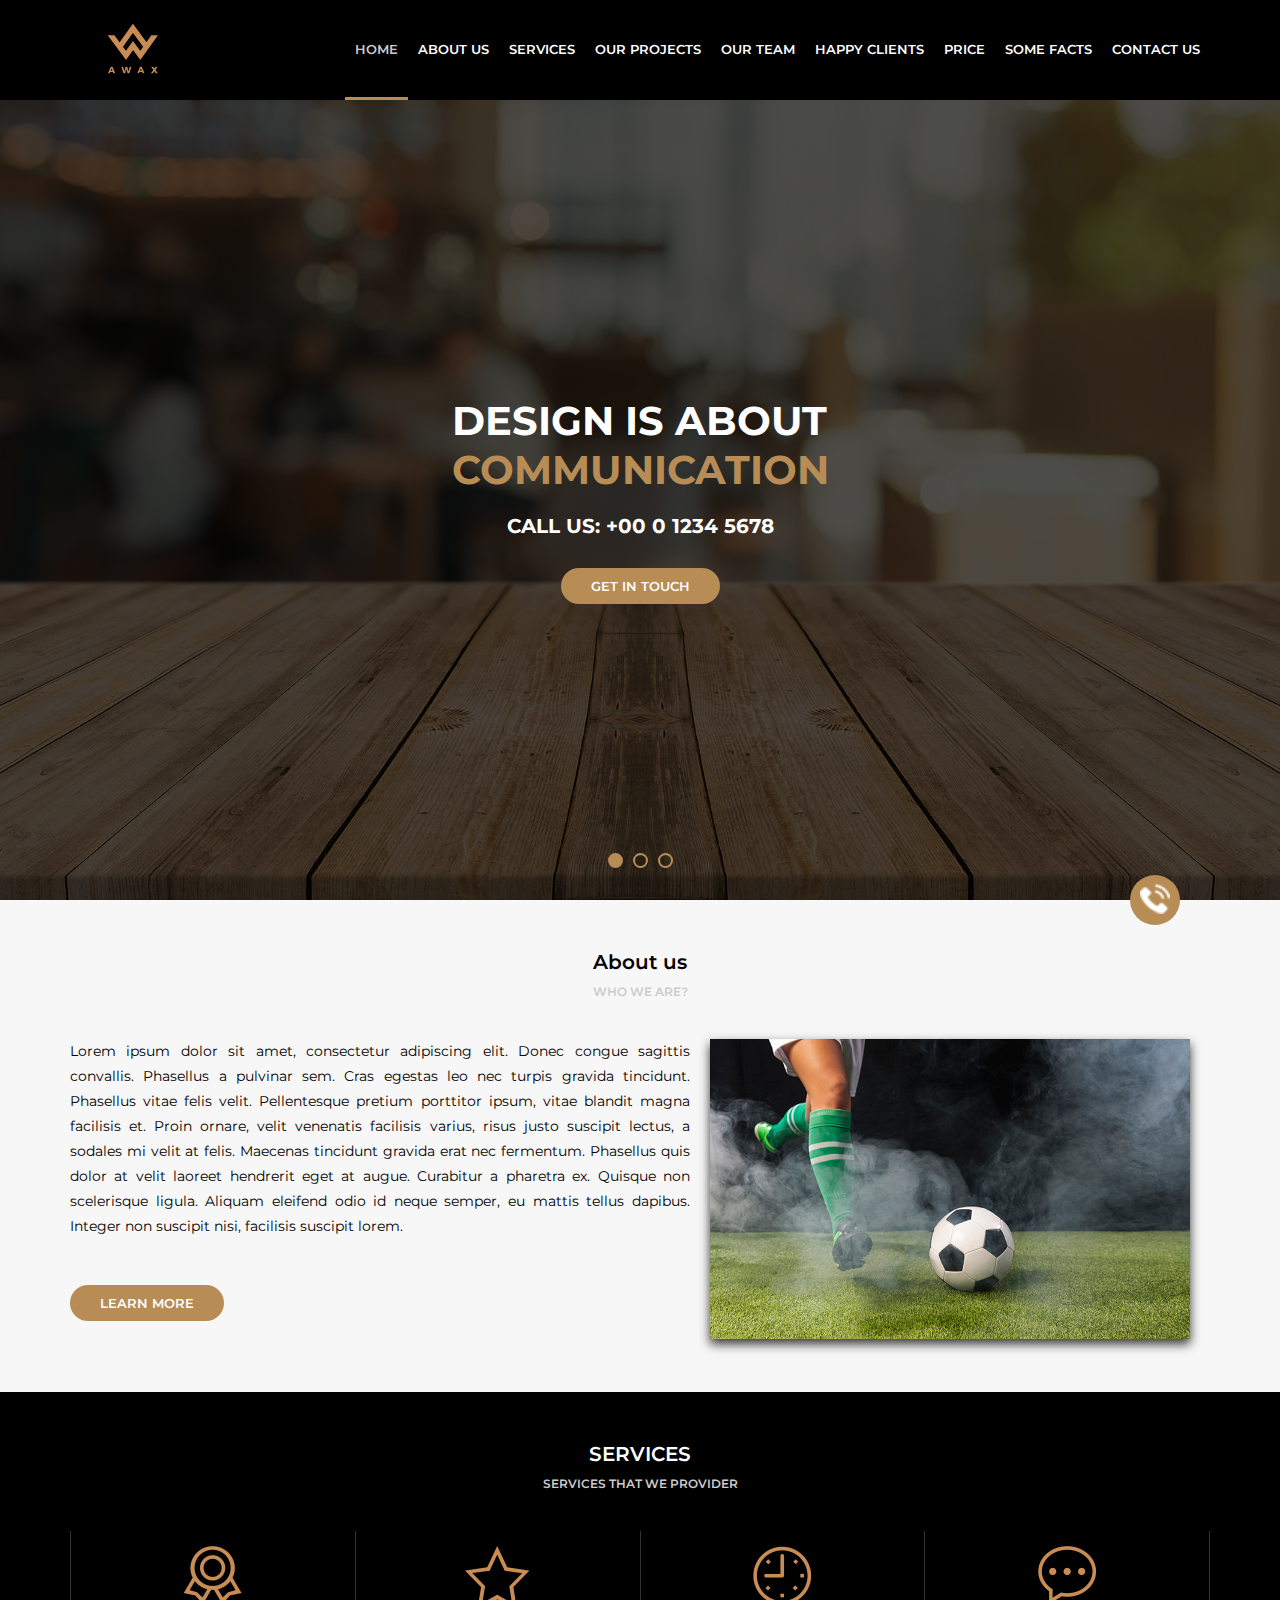
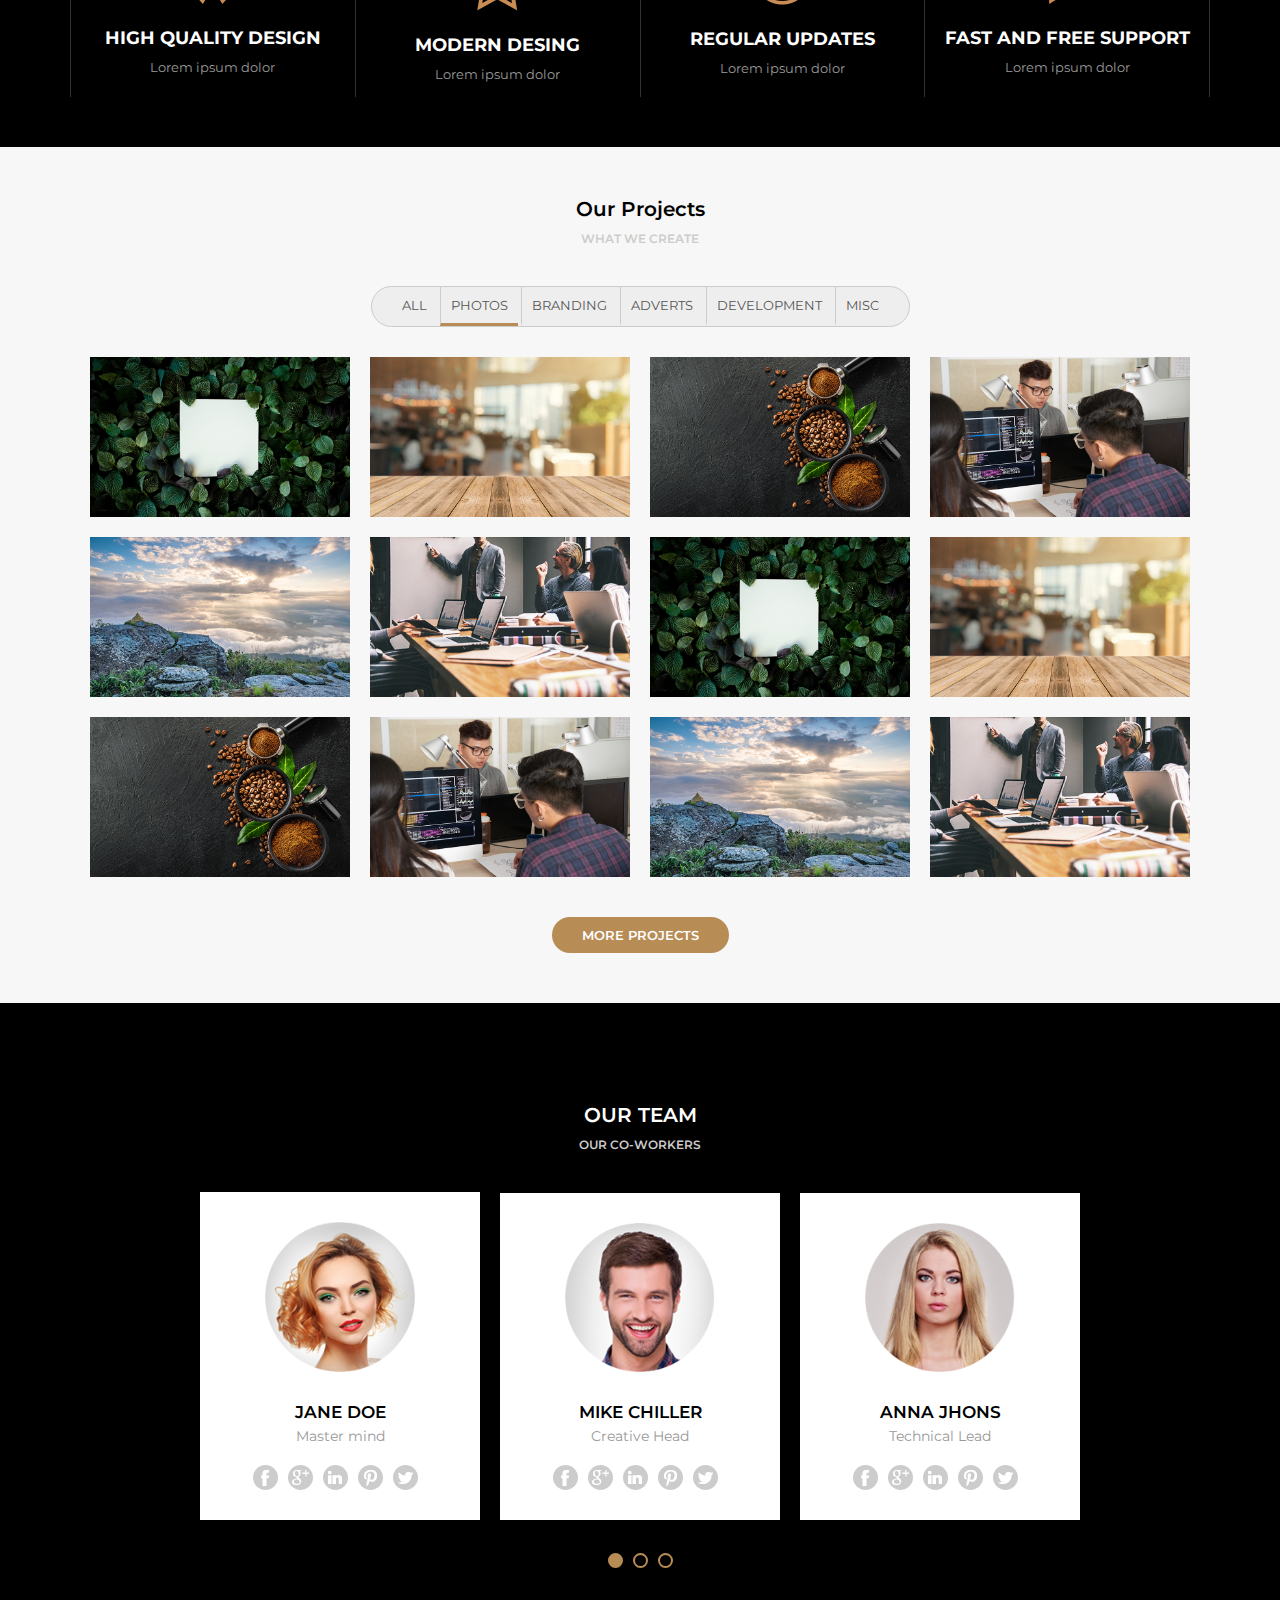
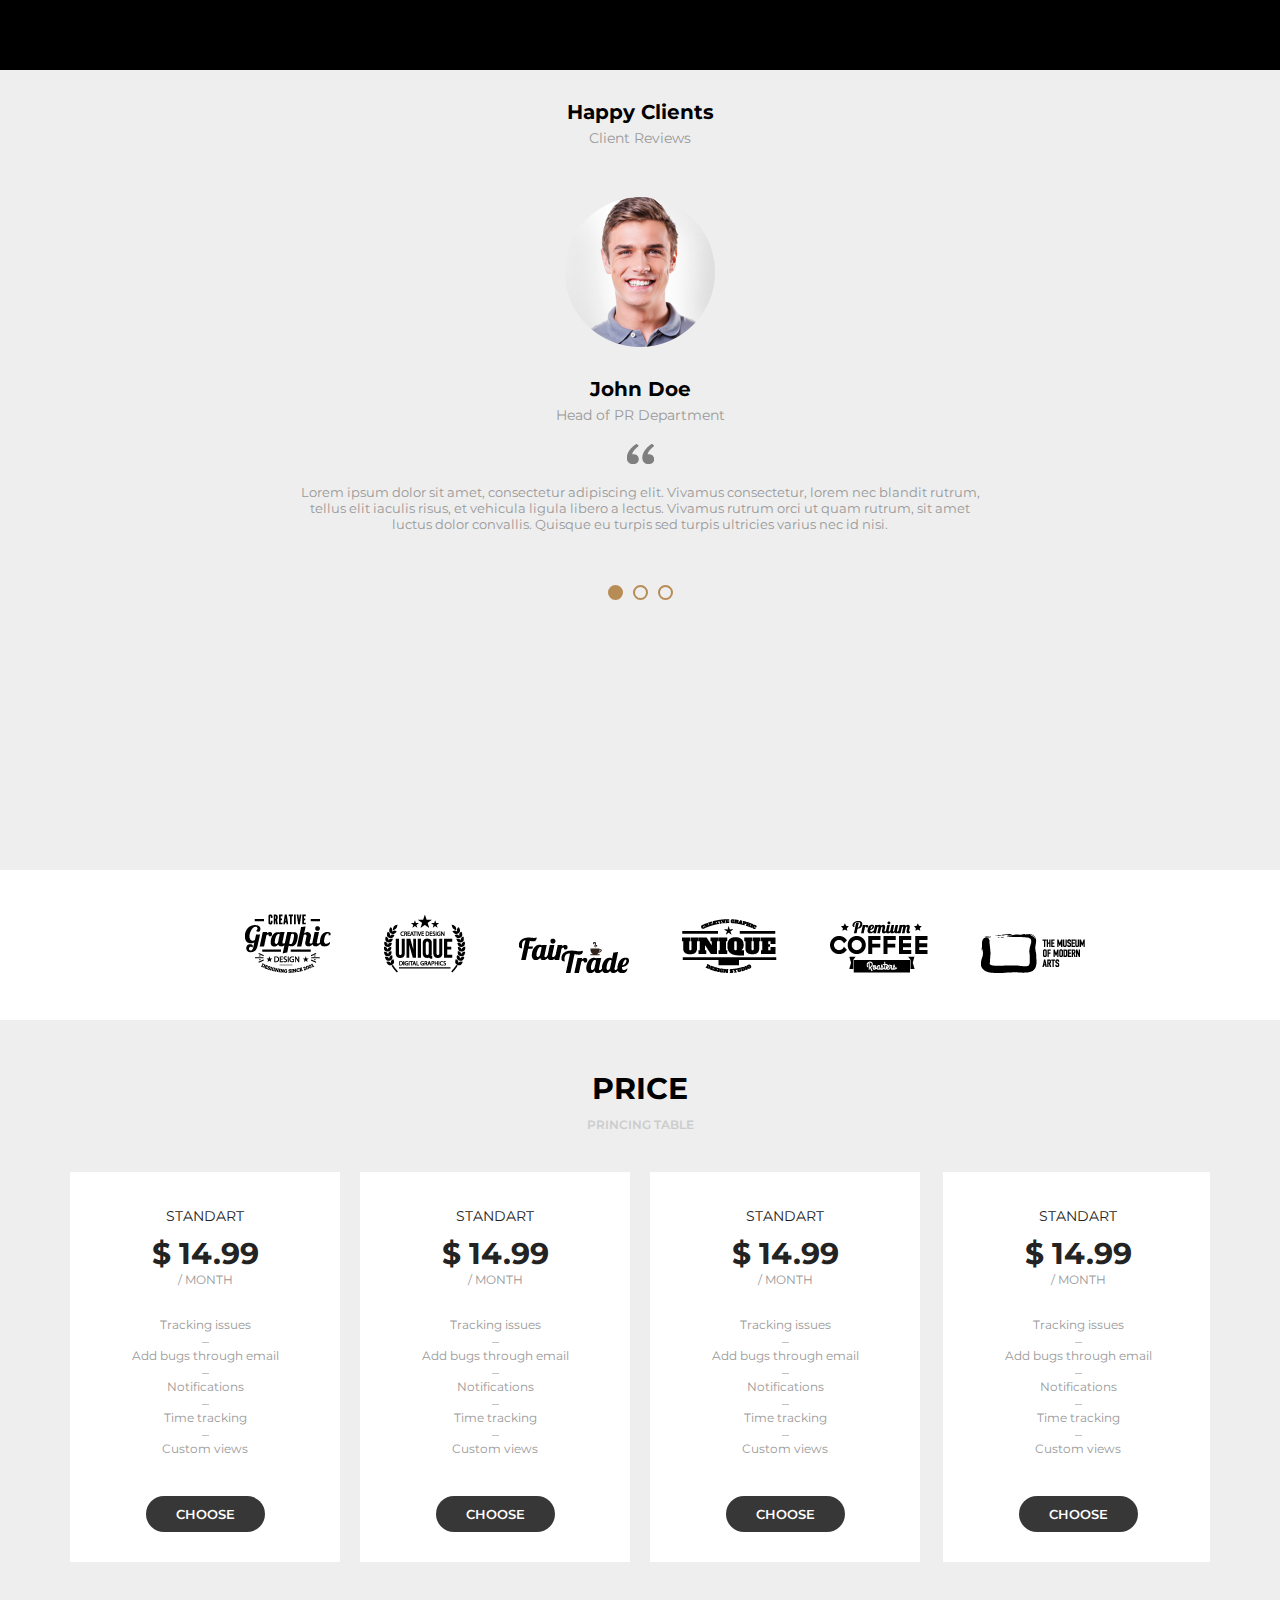
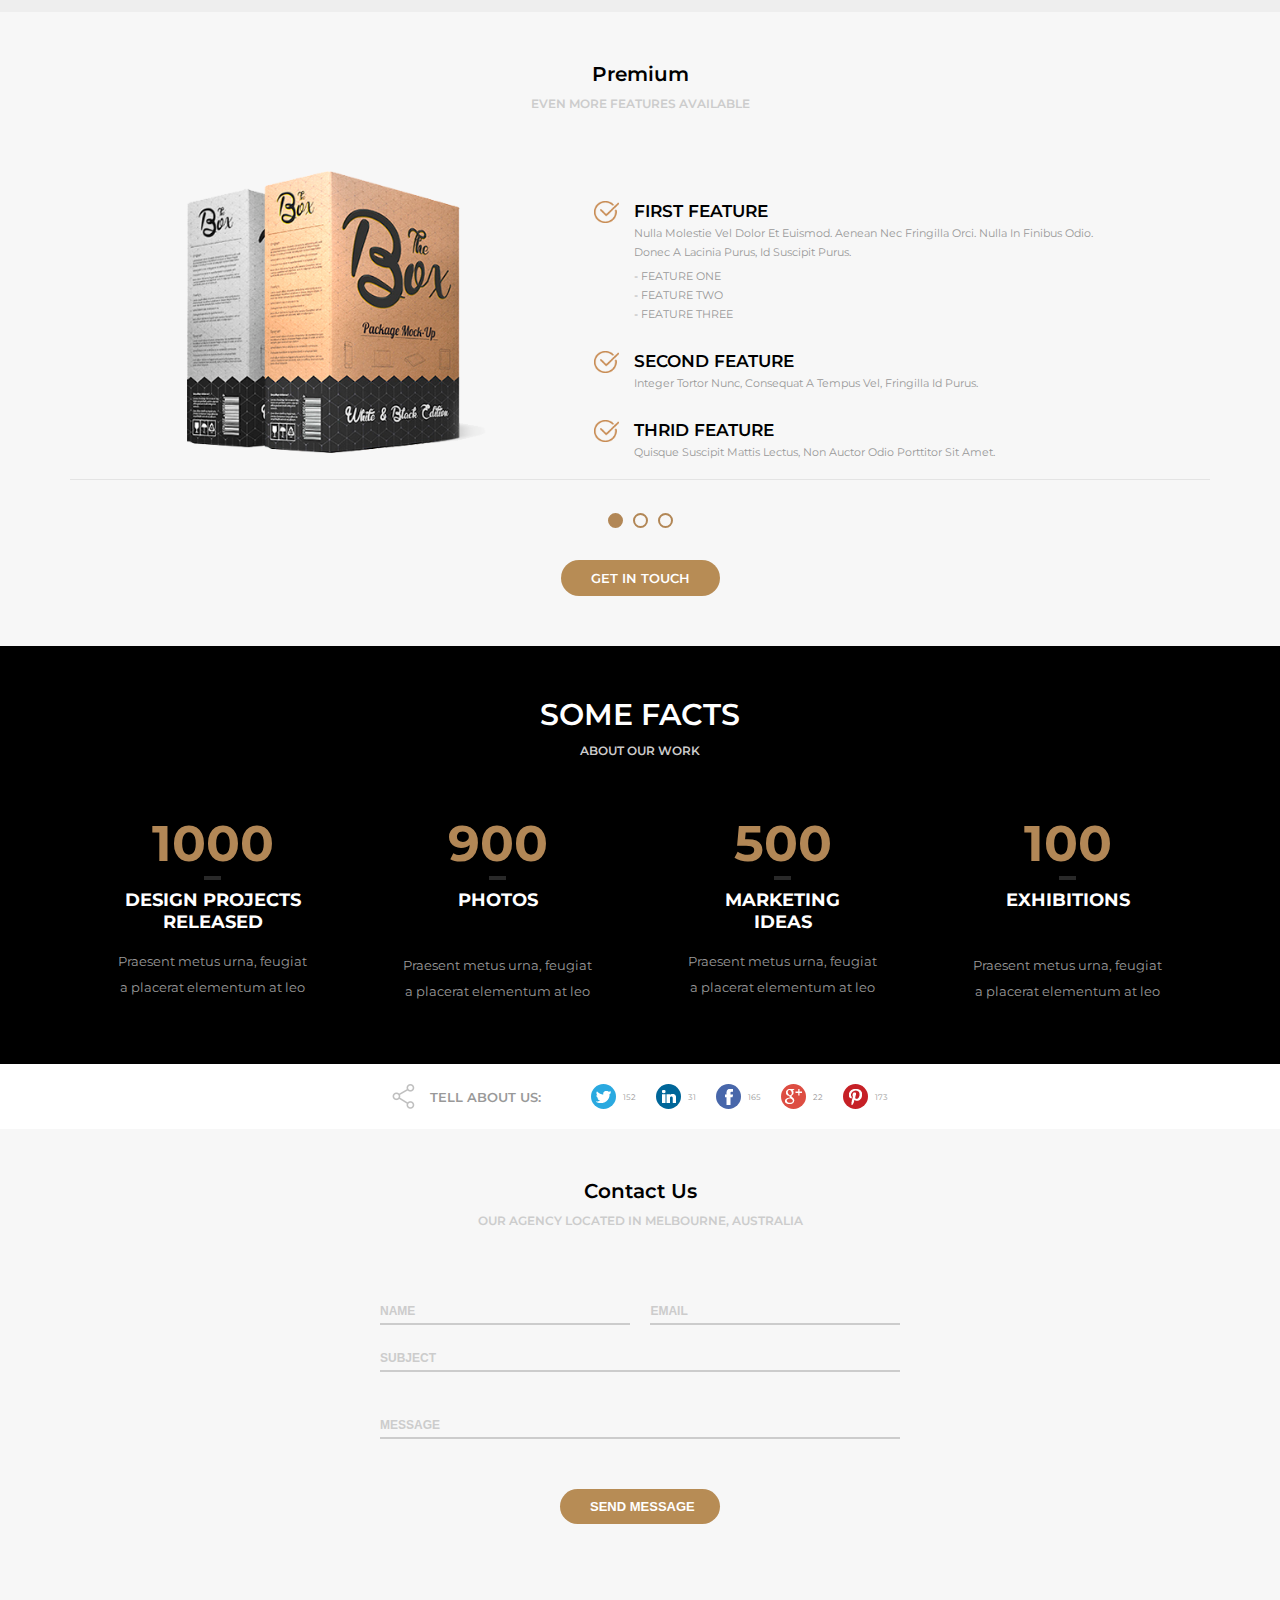
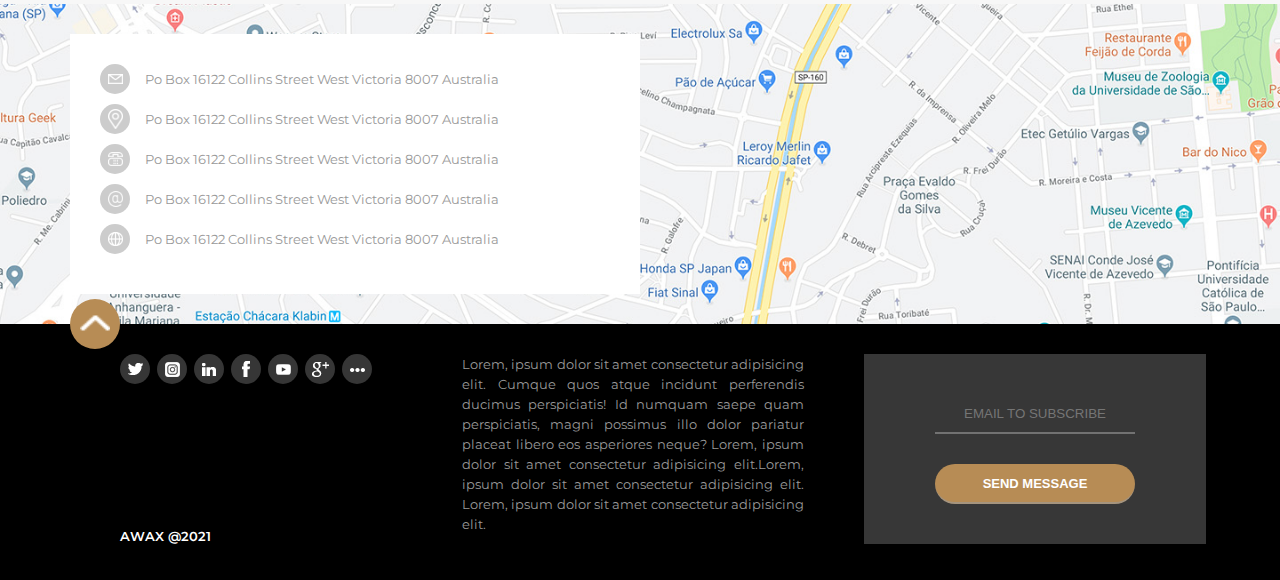
<file: Awax/index.html>
<!DOCTYPE html>
<html lang="en">
<head>
    <meta charset="UTF-8">
    <meta http-equiv="X-UA-Compatible" content="IE=edge">
    <meta name="viewport" content="width=device-width, initial-scale=1.0">
    <title>Awax</title>
    <link href="https://fonts.googleapis.com/css2?family=Montserrat:wght@300;400;600;700&display=swap" rel="stylesheet">
    <link rel="stylesheet" href="./assets/css/style.css">
</head>
<body>
    <header>
        <div class="header">
            <div class="logo">
                <img class="logoImg" src="assets/images/logo.png" alt="">
            </div>
            <div class="menu">
                <img class="menu-opener" src="assets/images/menu.png" alt="">
                <nav>
                    <ul>
                        <li class="active"><a href="">Home</a></li>
                        <li><a href="#About us">About Us</a></li>
                        <li><a href="#Services">Services</a></li>
                        <li><a href="#Our Projects">Our Projects</a></li>
                        <li><a href="#Our team">Our Team</a></li>
                        <li><a href="#Happy Clients">Happy Clients</a></li>
                        <li><a href="#price">Price</a></li>
                        <li><a href="#Premium">Some facts</a></li>
                        <li><a href="#Contact Us">Contact Us</a></li>
                    </ul>
                </nav>
            </div>
        </div>
    </header>
    <main>
        <section class="banner">
            <div class="sliders" style="margin-left: 0vw;">
                <div class="slide fade bg-1">
                    <div class="slideArea">
                        <h1>design is about<br/><span>communication</span></h1>
                        <h2>Call Us: +00 0 1234 5678</h2>
                        <a href="" class="button">Get in touch</a>
                    </div>
                </div><div class="slide fade bg-2">
                    <div class="slideArea">
                        <h1>design is about<br/><span>testing</span></h1>
                        <h2>Call Us: +00 0 1234 5678</h2>
                        <a href="" class="button">Get in touch</a>
                    </div>
                </div><div class="slide fade bg-3">
                    <div class="slideArea">
                        <h1>design is about<br/><span>algo</span></h1>
                        <h2>Call Us: +00 0 1234 5678</h2>
                        <a href="" class="button">Get in touch</a>
                    </div>
                </div>
            </div>
            <div class="sliders-pointers" id="slideshow">
                <div class="pointer active" onclick="slideAtual(1)"></div>
                <div class="pointer" onclick="slideAtual(2)"></div>
                <div class="pointer" onclick="slideAtual(3)"></div>
            </div>
        </section>
        <section class="default" id="About us">
            <viv class="tel-icon">
                <a href=""><img src="assets/images/telefone2.png" alt=""></a>
            </viv>
            <div class="section-title">About us</div>
            <div class="section-desc">who we are?</div>
            <div class="section-body">
                <div class="section-about-us">
                    <div class="section-about-us-left">
                        <p>Lorem ipsum dolor sit amet, consectetur adipiscing elit. Donec congue sagittis convallis. Phasellus a pulvinar sem. Cras egestas leo nec turpis gravida tincidunt. Phasellus vitae felis velit. Pellentesque pretium porttitor ipsum, vitae blandit magna facilisis et. Proin ornare, velit venenatis facilisis varius, risus justo suscipit lectus, a sodales mi velit at felis. Maecenas tincidunt gravida erat nec fermentum. Phasellus quis dolor at velit laoreet hendrerit eget at augue. Curabitur a pharetra ex. Quisque non scelerisque ligula. Aliquam eleifend odio id neque semper, eu mattis tellus dapibus. Integer non suscipit nisi, facilisis suscipit lorem.</p>
                        <br/>
                        <a href="" class="button">
                            Learn More
                        </a>
                    </div>
                    <div class="section-about-us-right">
                        <img src="media/foto9.jpg"/>
                    </div>
                </div>
            </div>
        </section>
        <section class="defaultDrack" id="Services">
            <div class="section-title">Services</div>
            <div class="section-desc">Services that we provider</div>
            <div class="section-body">
                <div class="section-services">
                    <div class="section-sevice">
                        <img src="assets/images/medalha.png" alt="">
                        <h4>High Quality Design</h4>
                        <p>Lorem ipsum dolor</p>
                    </div>
                    <div class="section-sevice">
                        <img src="assets/images/estrela.png" alt="">
                        <h4>Modern Desing</h4>
                        <p>Lorem ipsum dolor</p>
                    </div>
                    <div class="section-sevice">
                        <img src="assets/images/relogio.png" alt="">
                        <h4>Regular Updates</h4>
                        <p>Lorem ipsum dolor</p>
                    </div>
                    <div class="section-sevice">
                        <img src="assets/images/balao.png" alt="">
                        <h4>Fast and free support</h4>
                        <p>Lorem ipsum dolor</p>
                    </div>
                </div>
            </div>
        </section>

        <section class="default" id="Our Projects">
            <div class="section-title">Our Projects</div>
            <div class="section-desc">What we create</div>
            <div class="section-body">
                <div class="section-projects">
                    <div class="section-projects-filters">
                        <ul>
                            <li>All</li>
                            <li class="active">Photos</li>
                            <li>Branding</li>
                            <li>Adverts</li>
                            <li>Development</li>
                            <li>Misc</li>
                        </ul>
                    </div>
                    <div class="section-projects--photos">
                        <div class="section-projects--photo">
                           <div class="section-projects--photoArea">
                               <div class="section-projects--photoInfo">
                                    <h5>ABOUT</h5>
                                    <p>consectetur adipiscing elit</p>
                               </div>
                               <img src="media/foto1.jpg" alt=""/>
                           </div>
                        </div>
                        <div class="section-projects--photo">
                            <div class="section-projects--photoArea">
                                <div class="section-projects--photoInfo">
                                    <h5>ABOUT</h5>
                                    <p>consectetur adipiscing elit</p>
                                </div>
                                <img src="media/foto2.jpg" alt=""/>
                            </div>
                         </div>
                         <div class="section-projects--photo">
                            <div class="section-projects--photoArea">
                                <div class="section-projects--photoInfo">
                                    <h5>ABOUT</h5>
                                    <p>consectetur adipiscing elit</p>
                                </div>
                                <img src="media/foto3.jpg" alt=""/>
                            </div>
                         </div>
                         <div class="section-projects--photo">
                            <div class="section-projects--photoArea">
                                <div class="section-projects--photoInfo">
                                    <h5>ABOUT</h5>
                                    <p>consectetur adipiscing elit</p>
                                </div>
                                <img src="media/foto4.jpg" alt=""/>
                            </div>
                         </div>
                         <div class="section-projects--photo">
                            <div class="section-projects--photoArea">
                                <div class="section-projects--photoInfo">
                                    <h5>ABOUT</h5>
                                    <p>consectetur adipiscing elit</p>
                                </div>
                                <img src="media/foto5.jpg" alt=""/>
                            </div>
                         </div>
                         <div class="section-projects--photo">
                            <div class="section-projects--photoArea">
                                <div class="section-projects--photoInfo">
                                    <h5>ABOUT</h5>
                                    <p>consectetur adipiscing elit</p>
                                </div>
                                <img src="media/foto6.jpg" alt=""/>
                            </div>
                         </div>
                         <div class="section-projects--photo">
                            <div class="section-projects--photoArea">
                                <div class="section-projects--photoInfo">
                                    <h5>ABOUT</h5>
                                    <p>consectetur adipiscing elit</p>
                                </div>
                                <img src="media/foto1.jpg" alt=""/>
                            </div>
                         </div>
                         <div class="section-projects--photo">
                            <div class="section-projects--photoArea">
                                <div class="section-projects--photoInfo">
                                    <h5>ABOUT</h5>
                                    <p>consectetur adipiscing elit</p>
                                </div>
                                <img src="media/foto2.jpg" alt=""/>
                            </div>
                         </div>
                         <div class="section-projects--photo">
                            <div class="section-projects--photoArea">
                                <div class="section-projects--photoInfo">
                                    <h5>ABOUT</h5>
                                    <p>consectetur adipiscing elit</p>
                                </div>
                                <img src="media/foto3.jpg" alt=""/>
                            </div>
                         </div>
                         <div class="section-projects--photo">
                            <div class="section-projects--photoArea">
                                <div class="section-projects--photoInfo">
                                    <h5>ABOUT</h5>
                                    <p>consectetur adipiscing elit</p>
                                </div>
                                <img src="media/foto4.jpg" alt=""/>
                            </div>
                         </div>
                         <div class="section-projects--photo">
                            <div class="section-projects--photoArea">
                                <div class="section-projects--photoInfo">
                                    <h5>ABOUT</h5>
                                    <p>consectetur adipiscing elit</p>
                                </div>
                                <img src="media/foto5.jpg" alt=""/>
                            </div>
                         </div>
                         <div class="section-projects--photo">
                            <div class="section-projects--photoArea">
                                <div class="section-projects--photoInfo">
                                    <h5>ABOUT</h5>
                                    <p>consectetur adipiscing elit</p>
                                </div>
                                <img src="media/foto6.jpg" alt=""/>
                            </div>
                         </div>        
                    </div>
                    <a class="button" href="">MORE PROJECTS</a>
                </div>
            </div>
        </section>

        <section class="defaultDrack bg-team" id="Our team">
            <div class="section-team-area">
                <div class="section-title">Our team</div>
                <div class="section-desc">our co-workers</div>
                <div class="section-body">
                    <div class="section-team">
                        <div class="sliders" style="margin-left: 0vw;">
                            <div class="slide">
                                <div class="slideArea">
                                    <img class="section-team--avatar" src="media/mulher1.png" alt=""/>
                                    <div class="section-team--name">Jane doe</div>
                                    <div class="section-team--role">Master mind</div>
                                    <div class="section-team--social">
                                        <a href=""><img src="assets/images/facebook.png" alt=""></a>
                                        <a href=""><img src="assets/images/googleplus.png"alt=""></a>
                                        <a href=""><img src="assets/images/linkedin.png" alt=""></a>
                                        <a href=""><img src="assets/images/pinterest.png" alt=""></a>
                                        <a href=""><img src="assets/images/twitter.png" alt=""></a>
                                    </div>
                                </div>
                            </div><div class="slide">
                                <div class="slideArea">
                                    <img class="section-team--avatar" src="media/homem1.png" alt=""/>
                                    <div class="section-team--name">Mike Chiller</div>
                                    <div class="section-team--role">Creative Head</div>
                                    <div class="section-team--social">
                                        <a href=""><img src="assets/images/facebook.png" alt=""></a>
                                        <a href=""><img src="assets/images/googleplus.png"alt=""></a>
                                        <a href=""><img src="assets/images/linkedin.png" alt=""></a>
                                        <a href=""><img src="assets/images/pinterest.png" alt=""></a>
                                        <a href=""><img src="assets/images/twitter.png" alt=""></a>
                                    </div>
                                </div>
                            </div><div class="slide">
                                <div class="slideArea">
                                    <img class="section-team--avatar" src="media/mulher2.png" alt=""/>
                                    <div class="section-team--name">Anna Jhons</div>
                                    <div class="section-team--role">Technical Lead</div>
                                    <div class="section-team--social">
                                        <a href=""><img src="assets/images/facebook.png" alt=""></a>
                                        <a href=""><img src="assets/images/googleplus.png"alt=""></a>
                                        <a href=""><img src="assets/images/linkedin.png" alt=""></a>
                                        <a href=""><img src="assets/images/pinterest.png" alt=""></a>
                                        <a href=""><img src="assets/images/twitter.png" alt=""></a>
                                    </div>
                                </div>
                            </div><div class="slide">
                                <div class="slideArea">
                                    <img class="section-team--avatar" src="media/mulher1.png" alt=""/>
                                    <div class="section-team--name">Jane doe</div>
                                    <div class="section-team--role">Master mind</div>
                                    <div class="section-team--social">
                                        <a href=""><img src="assets/images/facebook.png" alt=""></a>
                                        <a href=""><img src="assets/images/googleplus.png"alt=""></a>
                                        <a href=""><img src="assets/images/linkedin.png" alt=""></a>
                                        <a href=""><img src="assets/images/pinterest.png" alt=""></a>
                                        <a href=""><img src="assets/images/twitter.png" alt=""></a>
                                    </div>
                                </div>
                            </div>
                        </div>
                    </div>

                    <div class="sliders-pointers" id="slideshow">
                        <div class="pointer active" onclick="slideAtual(1)"></div>
                        <div class="pointer" onclick="slideAtual(2)"></div>
                        <div class="pointer" onclick="slideAtual(3)"></div>
                    </div>
                </div>
            </div>
        </section>

        <section class="Happy-Clients" id="Happy Clients">
            <div class="sliders" style="margin-left: 0vw;">
                <div class="slide fade bg-1">
                    <div class="slideArea">
                        <div class="Happy-Clients--title">Happy Clients</div>
                        <div class="Happy-Clients--title-role">Client Reviews</div>
                        <img class="Happy-Clients--avatar" src="media/homem2.png" alt=""/>
                        <div class="Happy-Clients--name">John Doe</div>
                        <div class="Happy-Clients--role">Head of PR Department</div>
                        <img src="assets/images/quote.png" alt="">
                        <p  class="Happy-Clients-text">Lorem ipsum dolor sit amet, consectetur adipiscing elit. Vivamus consectetur, lorem nec blandit rutrum, tellus elit iaculis risus, et vehicula ligula libero a lectus. Vivamus rutrum orci ut quam rutrum, sit amet luctus dolor convallis. Quisque eu turpis sed turpis ultricies varius nec id nisi.</p>
                    </div>
                </div>
            </div>
            <div class="sliders-pointers" id="slideshow">
                <div class="pointer active" onclick="slideAtual(1)"></div>
                <div class="pointer" onclick="slideAtual(2)"></div>
                <div class="pointer" onclick="slideAtual(3)"></div>
            </div>
        </section>
        
        <section class="sponsorship">
            <div class="sponsorship-logos">
                <a href=""><img src="media/empresa1.png" alt=""></a>
                <a href=""><img src="media/empresa2.png" alt=""></a>
                <a href=""><img src="media/empresa3.png" alt=""></a>
                <a href=""><img src="media/empresa4.png" alt=""></a>
                <a href=""><img src="media/empresa5.png" alt=""></a>
                <a href=""><img src="media/empresa6.png" alt=""></a>
            </div>
        </section>

        <section class="section-price" id="price">
            <div class="section-price-area">
                <div class="section-title">Price</div>
                <div class="section-desc">Princing Table</div>
                <div class="section-body">
                    <div class="section-team">
                        <div class="sliders" style="margin-left: 0vw;">
                            <div class="slide">
                                <div class="slideArea">
                                    <div class="section-price--role">STANDART</div>
                                    <div class="section-price--name">$ 14.99</div>
                                    <p class="section-price--name--subtitle">/ MONTH</p>
                                    <div style=" margin-top: 30px; display: block; text-align: center">
                                        <p class="section-price--text">Tracking issues</p>
                                        <div class="section-price--line"></div>
                                        <p class="section-price--text">Add bugs through email</p>
                                        <div class="section-price--line"></div>
                                        <p class="section-price--text">Notifications</p>
                                        <div class="section-price--line"></div>
                                        <p class="section-price--text">Time tracking</p>
                                        <div class="section-price--line"></div>
                                        <p class="section-price--text">Custom views</p>
                                    </div>
                                    <a class="button" href="">choose</a>
                                </div>
                            </div><div class="slide">
                                <div class="slideArea">
                                    <div class="section-price--role">STANDART</div>
                                    <div class="section-price--name">$ 14.99</div>
                                    <p class="section-price--name--subtitle">/ MONTH</p>
                                    <div style=" margin-top: 30px; display: block; text-align: center">
                                        <p class="section-price--text">Tracking issues</p>
                                        <div class="section-price--line"></div>
                                        <p class="section-price--text">Add bugs through email</p>
                                        <div class="section-price--line"></div>
                                        <p class="section-price--text">Notifications</p>
                                        <div class="section-price--line"></div>
                                        <p class="section-price--text">Time tracking</p>
                                        <div class="section-price--line"></div>
                                        <p class="section-price--text">Custom views</p>
                                    </div>
                                    <a class="button" href="">choose</a>
                                </div>
                            </div><div class="slide">
                                <div class="slideArea">
                                    <div class="section-price--role">STANDART</div>
                                    <div class="section-price--name">$ 14.99</div>
                                    <p class="section-price--name--subtitle">/ MONTH</p>
                                    <div style=" margin-top: 30px; display: block; text-align: center">
                                        <p class="section-price--text">Tracking issues</p>
                                        <div class="section-price--line"></div>
                                        <p class="section-price--text">Add bugs through email</p>
                                        <div class="section-price--line"></div>
                                        <p class="section-price--text">Notifications</p>
                                        <div class="section-price--line"></div>
                                        <p class="section-price--text">Time tracking</p>
                                        <div class="section-price--line"></div>
                                        <p class="section-price--text">Custom views</p>
                                    </div>
                                    <a class="button" href="">choose</a>
                                </div>
                            </div>
                            <div class="slide">
                                <div class="slideArea">
                                    <div class="section-price--role">STANDART</div>
                                    <div class="section-price--name">$ 14.99</div>
                                    <p class="section-price--name--subtitle">/ MONTH</p>
                                    <div style=" margin-top: 30px; display: block; text-align: center">
                                        <p class="section-price--text">Tracking issues</p>
                                        <div class="section-price--line"></div>
                                        <p class="section-price--text">Add bugs through email</p>
                                        <div class="section-price--line"></div>
                                        <p class="section-price--text">Notifications</p>
                                        <div class="section-price--line"></div>
                                        <p class="section-price--text">Time tracking</p>
                                        <div class="section-price--line"></div>
                                        <p class="section-price--text">Custom views</p>
                                    </div>
                                    <a class="button" href="">choose</a>
                                </div>
                            </div>
                            
                            </div>
                        </div>
                    </div>

                </div>
            </div>
        </section>

        <section class="default" id="Premium">
            <div class="section-title">Premium</div>
            <div class="section-desc">Even More Features Available</div>
            <div class="section-body">
                <div class="section-premium">
                    <div class="sliders">
                        <div class="slide">
                            <div class="slidearea">
                                <img class="section-premium--img" src="media/livros.png">
                                <div class="section-premium--features">
                                    <div class="section-premium--feature check">First Feature</div>
                                    <div class="section-premium--description">
                                        Nulla molestie vel dolor et euismod. Aenean nec fringilla orci. Nulla in finibus odio.
                                    </div>
                                    <div class="section-premium--description">
                                        Donec a lacinia purus, id suscipit purus.
                                    </div>
                                    <div class="section-premium--description">
                                        <p>- Feature One</p>
                                        <p>- Feature Two</p>
                                        <p>- Feature Three</p>
                                    </div>
    
                                    <div class="section-premium--feature check">Second Feature</div>
                                    <div class="section-premium--description">
                                        Integer tortor nunc, consequat a tempus vel, fringilla id purus.
                                    </div>
    
                                    <div class="section-premium--feature check">Thrid Feature</div>
                                    <div class="section-premium--description">
                                        Quisque suscipit mattis lectus, non auctor odio porttitor sit amet.
                                    </div>
                                </div>
                            </div>
                        </div>
    
                        <div class="slide">
                            <div class="slidearea">
                                <img class="section-premium--img" src="media/livros.png">
                                <div class="section-premium--features">
                                    <div class="section-premium--feature">First Feature</div>
                                    <div class="section-premium--description">Head of PR Departament</div>
                                </div>
                            </div>
                        </div>
    
                    </div>
                    <div class="sliders-pointers">
                        <div class="pointer active"></div>
                        <div class="pointer"></div>
                        <div class="pointer"></div>
                    </div>
                    <a class="button" href="">Get in Touch</a>
                </div>
            </div>
        </section>
        <section class="defaultDrack">
            <div class="section-title" style="font-size: 30px">Some facts</div>
            <div class="section-desc">About our work</div>
            <div class="section-body">
                <div class="section-services2">
                    <div class="section-sevice2">
                        <h2>1000</h2>
                        <div class="section-somefacts--line"></div>
                        <h4>Design Projects <br/>Released</h4>
                        <p>Praesent metus urna, feugiat</p>
                        <p>a placerat elementum at leo</p>
                    </div>
                    <div class="section-sevice2">
                        <h2 >900</h2>
                        <div class="section-somefacts--line"></div>
                        <h4>Photos</h4><br/>
                        <p>Praesent metus urna, feugiat</p>
                        <p>a placerat elementum at leo</p>
                    </div>
                    <div class="section-sevice2">
                        <h2>500</h2>
                        <div class="section-somefacts--line"></div>
                        <h4>Marketing <br/>ideas</h4>
                        <p>Praesent metus urna, feugiat</p>
                        <p>a placerat elementum at leo</p>
                    </div>
                    <div class="section-sevice2">
                        <h2>100</h2>
                        <div class="section-somefacts--line"></div>
                        <h4>Exhibitions</h4><br/>
                        <p>Praesent metus urna, feugiat</p>
                        <p>a placerat elementum at leo</p>
                    </div>
                </div>
            </div>
        </section>
        <section class="section-tell">
            <div class="section-tell-share">
                <div class="section-tell--wrapper-aboutus">
                    <img src="assets/images/share.png">
                    <a href="">Tell About Us:</a>
                </div>
                <div class="section-tell--wrapper-socialmedia">
                    <div class="bg-twitter"></div>
                    <span>152</span>
                    <div class="bg-linkedin"></div>
                    <span>31</span>
                    <div class="bg-facebook"></div>
                    <span>165</span>
                    <div class="bg-googleplus"></div>
                    <span>22</span>
                    <div class="bg-pinterest"></div>
                    <span>173</span>
            </div>
            </div>
        </section>
    
        <section class="default light" id="Contact Us">
            <div class="section-title">Contact Us</div>
            <div class="section-desc">Our Agency Located in Melbourne, Australia</div>
            <div class="section-body">
                <div class="section-contact">
                    <form>
                        <div class="section-contact--wrapper-form">
                            <input type="text" name="name" placeholder="Name">
                            <input type="email" name="email" placeholder="Email">
                            <input type="text" name="subject" placeholder="Subject">
                            <input type="text" name="message" placeholder="Message">
                        </div>
                        <input class="button" type="submit" name="send" value="Send Message">
                    </form>
                </div>
            </div>
        </section>
        <section class="section-map">
            <div class="section-map--area">
                <div class="section-map--info">
                    <div class="section-map-info--item">
                        <div class="section-map-info-item--img">
                            <img src="assets/images/carta.png" alt=""/>
                        </div>
                        Po Box 16122 Collins Street West Victoria 8007 Australia
                    </div>
                    <div class="section-map-info--item">
                        <div class="section-map-info-item--img">
                            <img src="assets/images/localizacao.png" alt=""/>
                        </div>
                        Po Box 16122 Collins Street West Victoria 8007 Australia
                    </div>
                    <div class="section-map-info--item">
                        <div class="section-map-info-item--img">
                            <img src="assets/images/telefone.png" alt=""/>
                        </div>
                        Po Box 16122 Collins Street West Victoria 8007 Australia
                    </div>
                    <div class="section-map-info--item">
                        <div class="section-map-info-item--img">
                            <img src="assets/images/arroba.png" alt=""/>
                        </div>
                        Po Box 16122 Collins Street West Victoria 8007 Australia
                    </div>
                    <div class="section-map-info--item">
                        <div class="section-map-info-item--img">
                            <img src="assets/images/web.png" alt=""/>
                        </div>
                        Po Box 16122 Collins Street West Victoria 8007 Australia
                    </div>
                </div>

            </div>

        </section>      
    </main>
    <footer>
        <section class="section-footer">
            <div class="section-footer--area">
                <viv class="seta-icon-footer">
                    <a href=""><img src="assets/images/seta.png" alt=""></a>
                </viv>
                <div class="section-footer--column">
                    <div class="section-footer--social">
                        <div class="section-footer-item--img">
                            <img src="assets/images/twitter.png" alt=""/>
                        </div>
                        <div class="section-footer-item--img">
                            <img src="assets/images/instagram.png" alt=""/>
                        </div>
                        <div class="section-footer-item--img">
                            <img src="assets/images/linkedin.png" alt=""/>
                        </div>
                        <div class="section-footer-item--img">
                            <img src="assets/images/facebook.png" alt=""/>
                        </div>
                        <div class="section-footer-item--img">
                            <img src="assets/images/youtube.png" alt=""/>
                        </div>
                        <div class="section-footer-item--img">
                            <img src="assets/images/googleplus.png" alt=""/>
                        </div>
                        <div class="section-footer-item--img">
                            <img src="assets/images/3pontos.png" alt=""/>
                        </div>
                    </div>
                    <p style="color: #fff;">
                        AWAX @2021
                    </p>                
                </div>
                <div class="section-footer-area2">
                    <p>
                        Lorem, ipsum dolor sit amet consectetur adipisicing elit. Cumque quos atque incidunt perferendis ducimus perspiciatis! Id numquam saepe quam perspiciatis, magni possimus illo dolor pariatur placeat libero eos asperiores neque? Lorem, ipsum dolor sit amet consectetur adipisicing elit.Lorem, ipsum dolor sit amet consectetur adipisicing elit. Lorem, ipsum dolor sit amet consectetur adipisicing elit.
                    </p>
                </div>
                <div class="setction-footer-area3">
                    <form>
                        <input type="email" placeholder="EMAIL TO SUBSCRIBE" />
                        <input class="button2" type="submit" name="send" value="Send Message">
                    </form>
                </div>
            </div>
        </section>
    </footer>
    <script type="text/javascript" src="assets/script.js"></script>
</body>
</html>
</file>
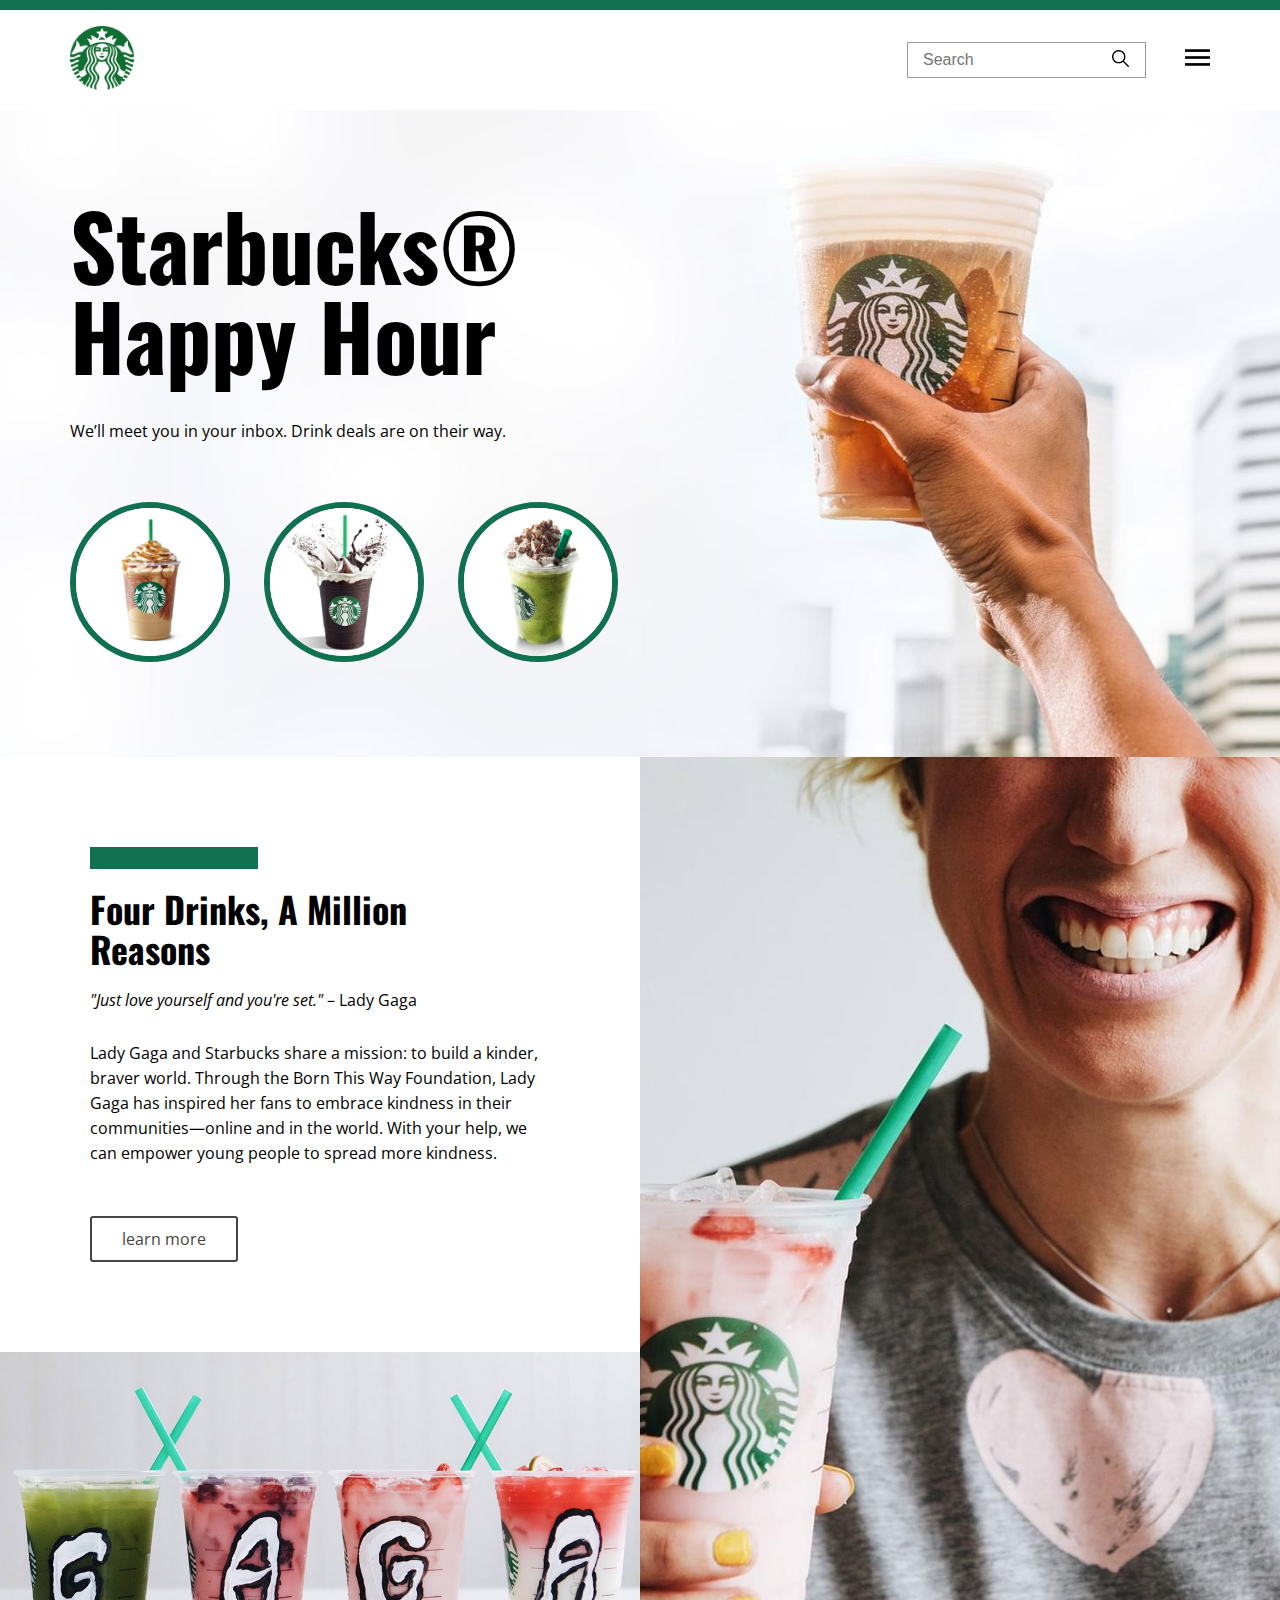
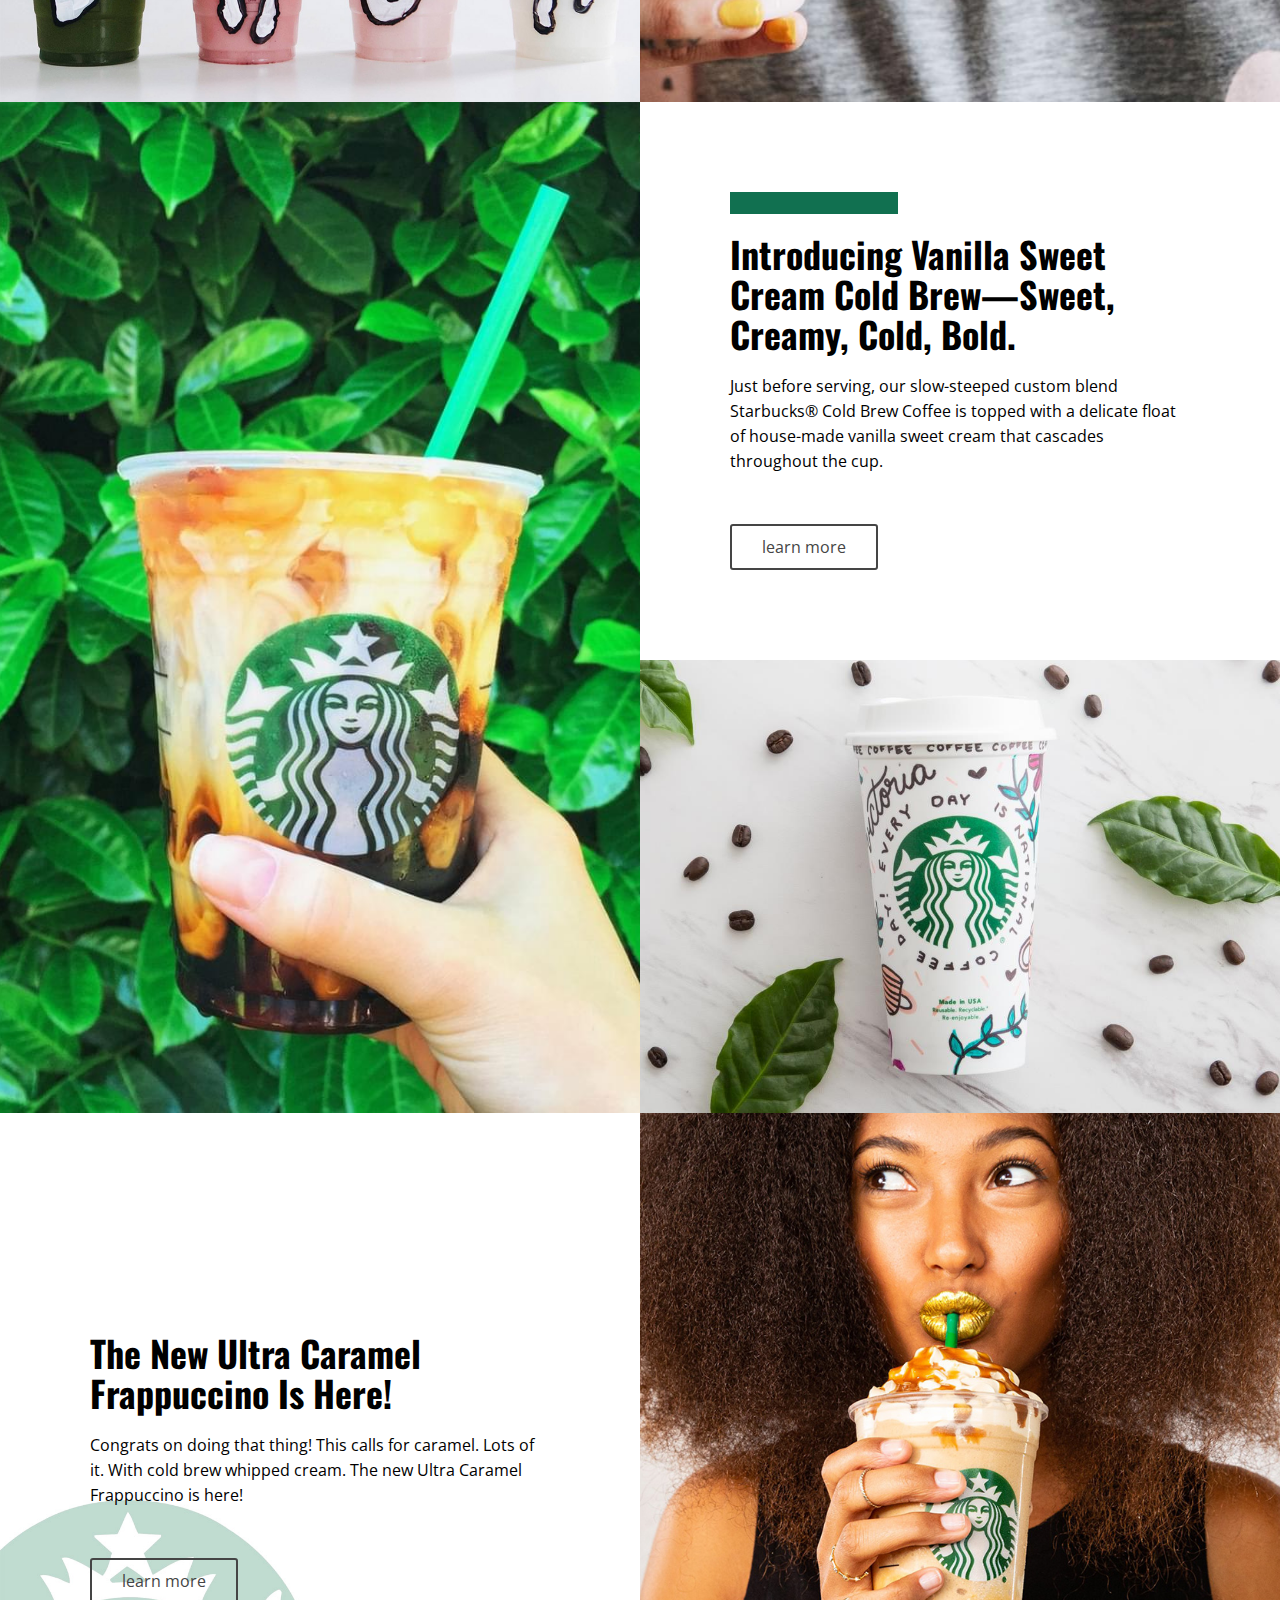
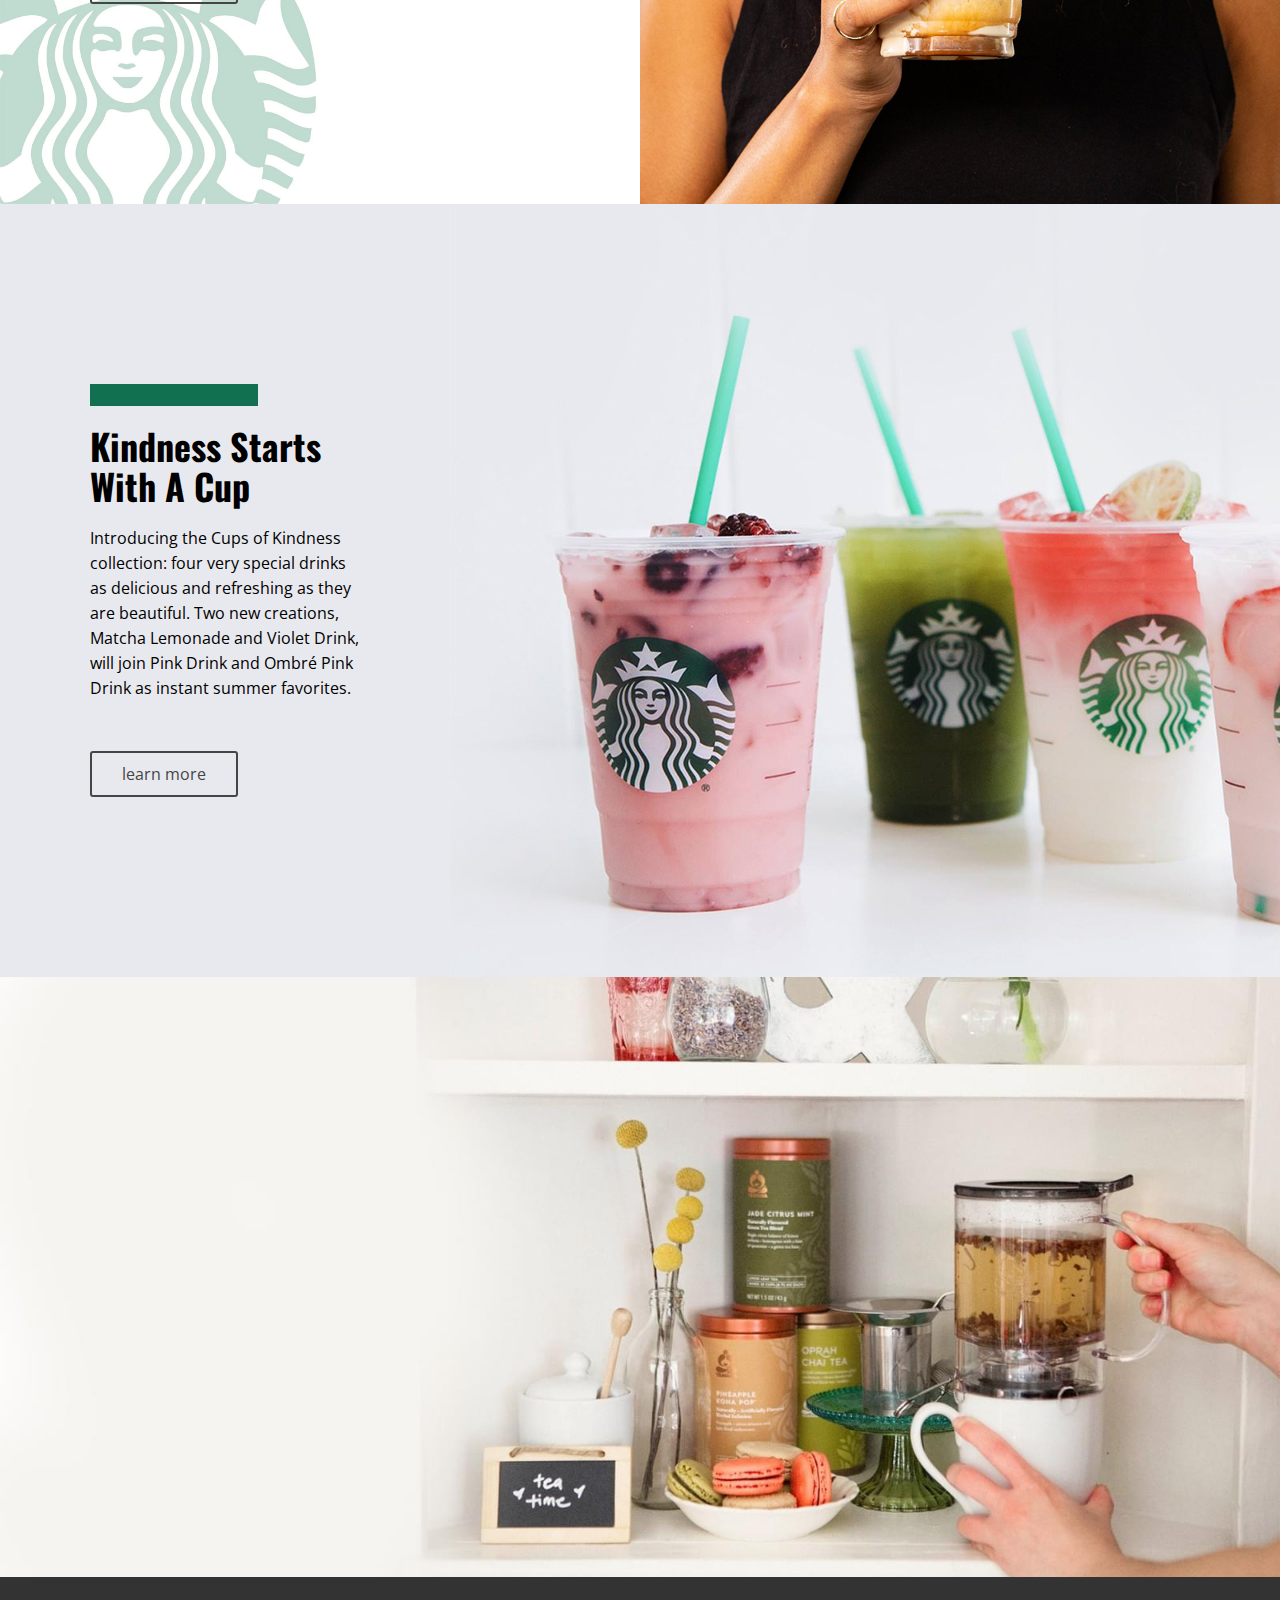
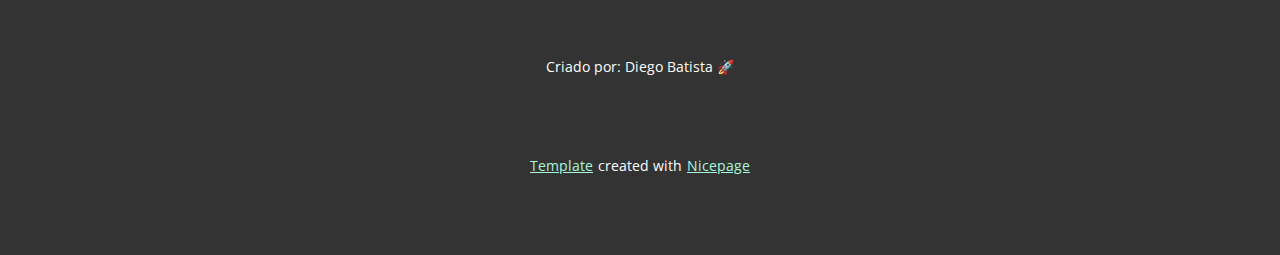
<file: Starbuks/index.html>
<!DOCTYPE html>
<html>
<head>
    <meta charset="UTF-8">
    <meta http-equiv="X-UA-Compatible" content="IE=edge">
    <meta name="viewport" content="width=device-width, initial-scale=1.0">
    <title>Starbuks</title>
    <link rel="stylesheet" href="assests/css/style.css"/>
</head>
<body>
    <header>
        <div class="line"></div>
        <div class="container header--area">
            <div class="header--left">
                <a href="/"><img src="./assests/images/logo.png" alt="Logo"></a>
            </div>
            <div class="header--right">
                <div class="header--search">
                    <form action="">
                        <input type="text" name="search" placeholder="Search"/>
                        <button>
                            <img src="./assests/images/loupe.png" alt="">
                        </button>
                    </form>
                </div>
                <div class="header--menu">
                    <img src="./assests/images/menu.png" alt="">
                </div>
            </div>
        </div>
    </header>
    <section class="banner">
        <div class="container">
            <h1>Starbucks® <br/>Happy Hour</h1>
            <span>We’ll meet you in your inbox. Drink deals are on their way.</span>
            <div class="banner-images">
                <img src="./assests/images/c1.jpg" alt="">
                <img src="./assests/images/c2.jpg" alt="">
                <img src="./assests/images/c3.jpg" alt="">
            </div>
        </div>
    </section>
    <section class="area1">
        <div class="area1--content">
            <div class="bar"></div>
            <h2>Four Drinks, A Million<br/> Reasons</h2>
            <div class="area1--quote"><em>"Just love yourself and you're set."</em> – Lady Gaga</div>
            <div class="area1--text">
                Lady Gaga and Starbucks share a mission: to build a kinder, braver world. Through the Born This Way Foundation, Lady Gaga has inspired her fans to embrace kindness in their communities—online and in the world. With your help, we can empower young people to spread more kindness.
            </div>

            <a class="button" href="">learn more</a>
        </div>
        <div class="area1--img1">
        
        </div>
        <div class="area1--img2">
           
        </div>
    </section>
    <section class="area2">
        <div class="area2--content">
            <div class="bar"></div>
            <h2>Introducing Vanilla Sweet<br/> Cream Cold Brew—Sweet,<br/> Creamy, Cold, Bold.</h2>
            <div class="area2--text">
                Just before serving, our slow-steeped custom blend Starbucks® Cold Brew Coffee is topped with a delicate float of house-made vanilla sweet cream that cascades throughout the cup.
            </div>

            <a class="button" href="">learn more</a>
        </div>
        <div class="area2--img1">
        
        </div>
        <div class="area2--img2">
           
        </div>
    </section>
    <section class="area3">
        <div class="area3--content">
            <h2>The New Ultra Caramel<br/> Frappuccino Is Here!</h2>
            <div class="area3--text">
                Congrats on doing that thing! This calls for caramel. Lots of it. With cold brew whipped cream. The new Ultra Caramel Frappuccino is here!
            </div>

            <a class="button" href="">learn more</a>
        </div>
        <div class="area3--img1">
            
        </div>
    </section>
    <section class="area4">
        <div class="area4--content">
            <div class="bar"></div>
            <h2>Kindness Starts <br/>With A Cup</h2>
            <div class="area4--text">
                Introducing the Cups of Kindness collection: four very special drinks as delicious and refreshing as they are beautiful. Two new creations, Matcha Lemonade and Violet Drink, will join Pink Drink and Ombré Pink Drink as instant summer favorites.
            </div>
            <a class="button" href="">learn more</a>
        </div>
        <div class="area4--img1"></div>
    </section>
    <section class="area5"></section>
    <footer>
        <span>Criado por: Diego Batista 🚀</span>
        <div class="area5--footer">
            <a href="">Template</a>created with<a href="">Nicepage</a>
        </div>
    </footer>
</body>
</html>
</file>
<file: Awax/assets/css/style.css>
* {
  margin: 0;
  padding: 0;
  box-sizing: border-box;
}
body {
  font-family: "Montserrat", Arial;
  font-size: 13px;
  overflow-x: hidden;
}
/* SITE HEADER */
header {
  height: 100px;
  background-color: #000;
  color: #fff;
}
.header {
  max-width: 1140px;
  height: 100px;
  margin: auto;
  display: flex;
  align-items: center;
}
.logo {
  width: 100px;
}
.logoImg {
  display: flex;
  justify-content: center;
  align-items: center;
  font-size: 20px;
  color: #fff;
  cursor: pointer;
}
.logoImg:hover {
  background-color: #fff;
  color: #b78c55;
}
/* NAV MENU */
.menu-opener {
  display: none;
}
.menu {
  flex: 1;
  display: flex;
  justify-content: flex-end;
}
.menu ul,
.menu li {
  list-style: none;
}
.menu ul {
  display: flex;
}
.menu li a {
  color: #fff;
  text-transform: uppercase;
  font-weight: 600;
  text-decoration: none;
  padding-left: 10px;
  padding-right: 10px;
  height: 100px;
  display: flex;
  align-items: center;
  border-bottom: 3px solid #000;
}
.menu li a:hover,
.menu .active a {
  border-bottom: 3px solid #b78c55;
  color: #ccc;
}

/* BANNER */
.banner {
  height: calc(100vh - 100px);
  background-image: url("../images/bg.jpg");
  background-size: cover;
  background-position: bottom;
  overflow: hidden;
}
.banner .sliders {
  width: 1000vw;
  height: 100%;
}
.banner .slide {
  width: 100vw;
  height: 100%;
  display: inline-block;
  background-color: rgba(0, 0, 0, 0.7);
}
.banner h1 {
  text-transform: uppercase;
  font-weight: bold;
  font-size: 40px;
}
.banner h1 span {
  color: #b78c55;
}
.banner h2 {
  margin-top: 20px;
  text-transform: uppercase;
}
.button {
  display: inline-block;
  background-color: #b78c55;
  color: #fff;
  text-transform: uppercase;
  font-size: 13px;
  font-weight: 600;
  text-decoration: none;
  padding: 10px 30px;
  margin-top: 30px;
  border-radius: 20px;
}
.banner .slideArea {
  display: flex;
  height: 100%;
  justify-content: center;
  align-items: center;
  color: #fff;
  flex-direction: column;
}
.banner .sliders-pointers {
  width: 100vw;
  height: 20px;
  position: absolute;
  margin-top: -50px;
  display: flex;
  justify-content: center;
  align-items: center;
}
.banner .pointer {
  width: 15px;
  height: 15px;
  border: 2px solid #b78c55;
  border-radius: 8px;
  margin-left: 5px;
  margin-right: 5px;
  cursor: pointer;
}
.banner .sliders-pointers .active {
  background-color: #b78c55;
}
.default {
  width: 100vw;
  padding-top: 50px;
  padding-bottom: 50px;
  background-color: #f7f7f7;
}
.tel-icon {
  background-color: #b78c55;
  width: 50px;
  height: 50px;
  border-radius: 25px;
  display: inline-flex;
  justify-content: center;
  align-items: center;
  position: absolute;
  bottom: -25px;
  right: 100px;
  z-index: 10px;
}
.tel-icon img {
  width: 40px;
  height: 40px;
  padding: 5px;
}
.default .default .section-title,
.default .section-desc {
  text-align: center;
  text-transform: uppercase;
  font-weight: 600;
}
.default .section-title {
  font-size: 20px;
  text-align: center;
  font-weight: 600;
}
.default .section-desc {
  font-size: 12px;
  color: #ccc;
  margin-top: 10px;
  margin-bottom: 40px;
}
.default .section-body {
  max-width: 1140px;
  margin: auto;
  color: #000;
}
/* SECTION DEFAULT DRACK */
.defaultDrack {
  width: 100vw;
  padding-top: 50px;
  padding-bottom: 50px;
  background: #000;
}
.defaultDrack .section-title,
.defaultDrack .section-desc {
  text-align: center;
  text-transform: uppercase;
  font-weight: 600;
}
.defaultDrack .section-title {
  font-size: 20px;
  color: #fff;
}
.defaultDrack .section-desc {
  font-size: 12px;
  color: #ccc;
  margin-top: 10px;
  margin-bottom: 40px;
}
.defaultDrack .section-body {
  max-width: 1140px;
  margin: auto;
  color: #fff;
}

/* CSS DE AREAS ESPECIFICAS */

.section-about-us {
  display: flex;
}
.section-about-us-left {
  flex: 1;
}
.section-about-us-left p {
  font-size: 14px;
  line-height: 25px;
  text-align: justify;
}
.section-about-us-right {
  width: 520px;
  text-align: center;
}
.section-about-us-right img {
  width: 480px;
  box-shadow: 0px 5px 10px #333;
}

.section-services {
  display: flex;
}
.section-sevice {
  flex: 1;
  text-align: center;
  border-right: 1px solid #333;
  padding: 15px;
}
.section-sevice:first-child {
  border-left: 1px solid #333;
}
.section-sevice h4 {
  margin-top: 20px;
  text-transform: uppercase;
  font-size: 18px;
}
.section-sevice p {
  margin-top: 10px;
  font-size: 13px;
  color: #999;
}

.section-projects {
  display: flex;
  flex-direction: column;
  align-items: center;
}
.section-projects-filters {
  border: 1px solid #ccc;
  background-color: #eee;
  border-radius: 30px;
  display: inline-block;
  padding: 0 20px;
}
.section-projects-filters ul,
.section-projects-filters li {
  list-style: none;
}
.section-projects-filters li {
  display: inline-block;
  padding: 10px;
  text-transform: uppercase;
  font-size: 13px;
  border-left: 1px solid #ccc;
  color: #555;
  border-bottom: 3px solid #eee;
  cursor: pointer;
}
.section-projects-filters li:hover,
.section-projects-filters .active {
  border-bottom: 3px solid #b78c55;
}
.section-projects-filters li:first-child {
  border-left: 0;
}
.section-projects--photos {
  width: 100vw;
  max-width: 1140px;
  display: flex;
  flex-wrap: wrap;
  margin-top: 20px;
  justify-content: center;
}
.section-projects--photo {
  width: 280px;
}
.section-projects--photoArea {
  margin: 10px;
  width: 260px;
  height: 160px;
}
.section-projects--photoArea img {
  width: inherit;
  height: inherit;
}
.section-projects--photoInfo {
  position: absolute;
  background-color: rgba(0, 0, 0, 0.5);
  width: inherit;
  height: inherit;
  display: none;
  flex-direction: column;
  justify-content: center;
  align-items: center;
  color: #fff;
}
.section-projects--photoArea:hover .section-projects--photoInfo {
  display: flex;
}
.section-projects--photoInfo h5 {
  font-size: 18px;
  font-weight: 600;
}
.bg-team {
  background-image: url("../images/cit.jpg");
  background-size: cover;
  background-position: bottom;
  padding: 0;
}
.section-team-area {
  background-color: rgba(0, 0, 0, 0.8);
  padding-top: 50px;
  padding-bottom: 50px;
}
.section-team {
  overflow: hidden;
  max-width: 880px;
  margin: auto;
}
.section-team .slideArea {
  display: flex;
  height: 100%;
  justify-content: center;
  align-items: center;
  color: #000;
  flex-direction: column;
  padding: 30px;
}
.section-team .sliders {
  width: 1000vw;
  height: 100%;
}
.section-team .slide {
  width: 280px;
  height: 100%;
  min-height: 300px;
  display: inline-block;
  background-color: #fff;
  margin-right: 20px;
}
.section-team-area .sliders-pointers {
  margin-top: 30px;
  height: 20px;
  display: flex;
  justify-content: center;
  align-items: center;
}
.section-team-area .pointer {
  width: 15px;
  height: 15px;
  border: 2px solid #b78c55;
  border-radius: 8px;
  margin-left: 5px;
  margin-right: 5px;
  cursor: pointer;
}
.section-team-area .sliders-pointers .active {
  background-color: #b78c55;
}
.section-team--avatar {
  width: 150px;
  height: auto;
}
.section-team--name {
  text-transform: uppercase;
  font-weight: 600;
  font-size: 17px;
  margin-top: 30px;
}
.section-team--role {
  font-size: 14px;
  color: #999;
  margin-top: 5px;
}
.section-team--social {
  display: flex;
  margin-top: 20px;
}
.section-team--social a {
  display: inline-flex;
  justify-content: center;
  align-items: center;
  margin-right: 10px;
  width: 25px;
  height: 25px;
  background-color: #ccc;
  border-radius: 13px;
}
.section-team--social a:hover {
  background-color: #b78c55;
}

/* SECTION HAPPY-CLIENTS */
.Happy-Clients {
  height: calc(100vh - 100px);
  background-position: bottom;
  overflow: hidden;
  background-color: #eee;
}
.Happy-Clients-text {
  margin-bottom: 50px;
  margin-top: 20px;
  max-width: 700px;
  text-align: center;
  color: #999;
}
.banner .sliders {
  width: 1000vw;
  height: 100%;
}
.banner .slide {
  width: 100vw;
  height: 100%;
  display: inline-block;
  background-color: rgba(0, 0, 0, 0.7);
}
.Happy-Clients h1 {
  text-transform: uppercase;
  font-weight: bold;
  font-size: 40px;
}
.Happy-Clients h1 span {
  color: #b78c55;
}
.Happy-Clients h2 {
  margin-top: 20px;
  text-transform: uppercase;
}
.Happy-Clients .slideArea {
  display: flex;
  height: 100%;
  justify-content: center;
  align-items: center;
  color: #fff;
  flex-direction: column;
}
.Happy-Clients .sliders-pointers {
  width: 100vw;
  height: 20px;
  position: absolute;
  display: flex;
  justify-content: center;
  align-items: center;
}
.Happy-Clients .pointer {
  width: 15px;
  height: 15px;
  border: 2px solid #b78c55;
  border-radius: 8px;
  margin-left: 5px;
  margin-right: 5px;

  cursor: pointer;
}
.Happy-Clients .sliders-pointers .active {
  background-color: #b78c55;
}

.Happy-Clients--title {
  color: #000;
  font-weight: bold;
  font-size: 20px;
  margin-top: 30px;
}
.Happy-Clients--name {
  font-weight: bold;
  font-size: 20px;
  margin-top: 30px;
  font-weight: bold;
  color: #000;
}
.Happy-Clients--title-role {
  font-size: 14px;
  color: #999;
  margin-top: 5px;
  margin-bottom: 50px;
}
.Happy-Clients--role {
  font-size: 14px;
  color: #999;
  margin-top: 5px;
  margin-bottom: 20px;
}
.Happy-Clients--avatar {
  width: 150px;
  height: auto;
}
/* sponsorship */
.sponsorship {
  height: 150px;
  display: flex;
  justify-content: center;
  align-items: center;
}
.sponsorship-logos a {
  margin-left: 50px;
}
/* SECTION PRICE */

.section-price-area {
  background-color: #eee;
  padding-top: 50px;
  padding-bottom: 50px;
}
.section-price .section-team {
  overflow: hidden;
  max-width: 1140px;
  margin: auto;
}
.section-price .section-title,
.section-price .section-desc {
  text-align: center;
  text-transform: uppercase;
  font-weight: 600;
}
.section-price .section-title {
  font-size: 30px;
  color: #000;
  font-weight: bold;
}
.section-price .section-desc {
  font-size: 12px;
  color: #ccc;
  margin-top: 10px;
  margin-bottom: 40px;
}
.section-price .section-body {
  max-width: 1140px;
  margin: auto;
  color: #fff;
}

.section-price--name {
  text-transform: uppercase;
  font-size: 30px;
  font-weight: bold;
  margin-top: 10px;
  color: #232323;
}
.section-price--name--subtitle {
  font-size: 12px;
  color: #999;
}
.section-price--role {
  font-size: 14px;
  color: #232323;
  margin-top: 5px;
}
.section-price--text {
  font-size: 12px;
  margin-bottom: 10px;
  color: #999;
}
.section-price .slide {
  width: 270px;
  height: 100%;
  min-height: 300px;
  display: inline-block;
  background-color: #fff;
  margin-right: 20px;
}
.section-price .button {
  display: inline-block;
  background-color: #373737;
  color: #fff;
  text-transform: uppercase;
  font-size: 13px;
  font-weight: 600;
  text-decoration: none;
  padding: 10px 30px;
  margin-top: 30px;
  border-radius: 20px;
}
.section-price .button:hover {
  background-color: #b78c55;
}
.section-price--line {
  width: 7px;
  height: 1px;
  margin: 5px 0;
  background-color: #66666666;
  margin-left: 70px;
}

/* SECTION PREMIUM */
.section-premium {
  text-align: center;
  overflow: hidden;
}

.section-premium .sliders {
  width: 1000%;
  height: 100%;

  text-align: left;
}

.section-premium .slide {
  display: inline-block;

  width: 10%;
  height: 100%;

  border-bottom: 1px solid #e4e4e4;
}

.section-premium .slidearea {
  display: flex;
  justify-content: space-evenly;
  align-items: flex-start;

  height: 100%;
  padding: 20px;
  color: #000000;
}

.section-premium--img {
  width: 300px;
  height: auto;
  margin-right: 50px;
}

.section-premium--features {
  display: flex;
  flex-direction: column;
}

.check::before {
  content: "";
  position: absolute;
  top: -2px;
  left: -40px;

  display: block;

  width: 25px;
  height: 25px;

  background-image: url("../images/check.png");
  background-size: contain;
  background-position: center;
  background-repeat: no-repeat;
}

.section-premium--feature {
  position: relative;

  margin-top: 30px;

  font-size: 17px;
  font-weight: 600;
  text-transform: uppercase;
}

.section-premium--description {
  margin-top: 5px;

  color: #999999;
  font-size: 11px;
  text-transform: capitalize;
}

.section-premium--description p {
  text-transform: uppercase;
  margin-top: 5px;
}

.section-premium .sliders-pointers {
  display: flex;
  justify-content: center;
  align-items: center;

  height: 20px;
  margin-top: 30px;
}

.section-premium .pointer {
  width: 15px;
  height: 15px;
  margin: 0 5px;

  border: 2px solid #b28756;
  border-radius: 8px;

  cursor: pointer;
}

.section-premium .pointer.active {
  background-color: #b28756;
}
/* SOME FACTS*/
.defaultDrack {
  width: 100vw;
  padding-top: 50px;
  padding-bottom: 50px;
  background: #000;
}
.defaultDrack .section-title,
.defaultDrack .section-desc {
  text-align: center;
  text-transform: uppercase;
  font-weight: 600;
}
.defaultDrack .section-title {
  font-size: 20px;
  color: #fff;
}
.defaultDrack .section-desc {
  font-size: 12px;
  color: #ccc;
  margin-top: 10px;
  margin-bottom: 40px;
}
.defaultDrack .section-body {
  max-width: 1140px;
  margin: auto;
  color: #fff;
}
.section-services2 {
  display: flex;
}
.section-sevice2 {
  flex: 1;
  text-align: center;
  padding: 15px;
}
.section-sevice2 h4 {
  margin-top: 7px;
  margin-bottom: 20px;
  text-transform: uppercase;
  font-size: 18px;
}
.section-sevice2 h2 {
  color: #b28756;
  font-size: 50px;
  margin-bottom: -8px;
}
.section-sevice2 p {
  margin-top: 10px;
  font-size: 13px;
  color: #999;
}
.section-somefacts--line {
  width: 17px;
  height: 4px;
  margin: -1px 0;
  background-color: #66666666;
  display: inline-block;
}
.section-tell-share {
  display: flex;
  justify-content: center;
  align-items: center;
}
.section-tell {
  display: flex;
  justify-content: center;
  align-items: center;

  padding: 20px;

  background-color: #ffffff;
}

.section-tell--wrapper-aboutus {
  flex: 1;
  display: flex;
  justify-content: flex-end;
  align-items: center;
}

.section-tell--wrapper-aboutus a {
  margin: 0 30px 0 15px;

  color: #999999;
  font-weight: 600;
  text-decoration: none;
  text-transform: uppercase;
}

.section-tell--wrapper-socialmedia {
  flex: 1;
  display: flex;
  justify-content: flex-start;
  align-items: center;
}

.section-tell--wrapper-socialmedia div {
  width: 25px;
  height: 25px;
  margin-left: 20px;

  background-position: center;
  background-repeat: no-repeat;
  border-radius: 13px;
}

.section-tell--wrapper-socialmedia span {
  margin-left: 7px;
  color: #999999;
  font-size: 8px;
}

.section-tell--wrapper-socialmedia .bg-twitter {
  background-color: #2aa9e0;
  background-image: url("../images/twitter.png");
}

.section-tell--wrapper-socialmedia .bg-linkedin {
  background-color: #006699;
  background-image: url("../images/linkedin.png");
}

.section-tell--wrapper-socialmedia .bg-facebook {
  background-color: #4867aa;
  background-image: url("../images/facebook.png");
}

.section-tell--wrapper-socialmedia .bg-googleplus {
  background-color: #dd4d42;
  background-image: url("../images/googleplus.png");
}

.section-tell--wrapper-socialmedia .bg-pinterest {
  background-color: #c62026;
  background-image: url("../images/pinterest.png");
}

/* SECTION CONTACT */
.section-contact form {
  display: flex;
  flex-wrap: wrap;
  justify-content: center;
  align-items: center;

  min-width: 320px;
  max-width: 580px;
  margin: auto;
  padding: 30px;

  text-align: center;
}

.section-contact--wrapper-form {
  display: flex;
  flex-wrap: wrap;
  justify-content: space-between;
  align-items: center;
}

.section-contact--wrapper-form input[type="text"],
.section-contact--wrapper-form input[type="email"] {
  padding: 5px 0;
  background: none;
  border: none;
  border-bottom: 2px solid #cccccc;

  outline: none;
}

.section-contact--wrapper-form input::placeholder {
  color: #cccccc;
  font-size: 12px;
  font-weight: 700;
  text-transform: uppercase;
}

.section-contact--wrapper-form input:nth-of-type(1),
.section-contact--wrapper-form input:nth-of-type(2) {
  width: 48%;
  margin-bottom: 20px;
}

.section-contact--wrapper-form input:nth-of-type(3) {
  margin-bottom: 40px;
}

.section-contact--wrapper-form input:nth-of-type(3),
.section-contact--wrapper-form input:nth-of-type(4) {
  width: 100%;
}

.section-contact form input.button {
  width: 160px;
  border: none;
  cursor: pointer;
  margin-top: 50px;
}
/* SECTION CONTACT MAP */
.section-map {
  background-image: url("../images/mapa.jpg");
  background-size: cover;
  background-position: center;
  padding-top: 30px;
  padding-bottom: 30px;
}
.section-map--area {
  width: 100vw;
  max-width: 1140px;
  margin: auto;
}
.section-map--info {
  width: 50%;
  padding: 30px;
  background-color: #fff;
  color: #999;
}
.section-map-info--item {
  display: flex;
  align-items: center;
  color: #999;
  margin-bottom: 10px;
}
.section-map-info-item--img {
  width: 30px;
  height: 30px;
  display: inline-flex;
  justify-content: center;
  align-items: center;
  padding: 5px;
  background-color: #ccc;
  border-radius: 15px;
  margin-right: 15px;
}
.section-map-info-item--img img {
  width: 15px;
  height: auto;
}
/* SECTION FOOTER */
.section-footer {
  background-color: #000;
  height: 256px;
  padding: 30px;
}
.section-footer--area {
  width: 100vw;
  max-width: 1140px;
  margin: auto;
  display: flex;
  flex-direction: row;
}
.section-footer--social {
  display: inline-flex;
}
.section-footer-item--img {
  width: 30px;
  height: 30px;
  display: inline-flex;
  justify-content: center;
  align-items: center;
  padding: 5px;
  background-color: #363636;
  border-radius: 15px;
  margin-right: 7px;
  cursor: pointer;
}
.section-footer-item--img:hover {
  background-color: #b28756;
}
.section-footer--column {
  width: 30%;
  display: flex;
  flex-direction: column;
  justify-content: space-between;
}
.section-footer--column p {
  color: #999;
  font-weight: 600;
}
.section-footer-area2 {
  width: 30%;
  color: #fff;

  height: 150px;
  text-align: justify;
}
.section-footer-area2 p {
  line-height: 20px;
  color: #999;
}
.setction-footer-area3 {
  background-color: #373737;
  margin-left: 60px;
  width: 30%;
  display: inline-flex;
  justify-content: center;
  align-items: center;
  padding: 40px;
}
.setction-footer-area3 form input {
  width: 200px;
  height: 40px;
  background: none;
  padding: 10px;
  border: none;
  text-align: center;
  border-bottom: 2px solid #9999;
  outline: none;
}
form {
  display: flex;
  flex-direction: column;
}
.setction-footer-area3 .button2 {
  display: inline-block;
  background-color: #b78c55;
  color: #fff;
  text-transform: uppercase;
  font-size: 13px;
  font-weight: 600;
  text-decoration: none;
  padding: 10px 30px;
  margin-top: 30px;
  border-radius: 20px;
  cursor: pointer;
}
.section-footer .background {
  background-color: #b78c55;
  width: 50px;
  height: 50px;
  border-radius: 25px;
  position: relative;
  bottom: 55px;
  left: 80px;
  text-align: center;
}
/* FLOATING BUTTON */
.seta-icon-footer {
  background-color: #b78c55;
  width: 50px;
  height: 50px;
  border-radius: 25px;
  display: inline-flex;
  justify-content: center;
  align-items: center;
  position: relative;
  bottom: 55px;
  z-index: 10;
}
.seta-icon-footer img {
  width: 40px;
  height: 40px;
  padding: 5px;
}

/* RESPONSIVE PART TABLET MODE */

@media (min-width: 450px) and (max-width: 800px) {
  .logo {
    margin-left: 30px;
  }
  .menu-opener {
    display: block;
    width: 40px;
    margin-right: 30px;
  }
  .tel-icon {
    top: 25px;
    margin-right: 20px;
  }
  .logoImg {
    margin-left: -25px;
  }
  nav {
    display: none;
    position: absolute;
    z-index: 99;
    background-color: rgba(0, 0, 0, 0.9);
    width: 80%;
    height: calc(100vh - 100px);
    top: 100px;
    right: 0;
  }
  .menu ul {
    flex-direction: column;
  }
  .menu li a {
    font-weight: bold;
    height: 80px;
    font-size: 27px;
    margin-left: 50px;
    border: 0;
  }
  .menu li.active a {
    border: 0;
    color: #b78c55;
  }
  .section-about-us {
    flex-direction: column;
  }
  .section-about-us-left {
    margin-left: 30px;
    margin-right: 30px;
    margin-bottom: 30px;
  }
  .section-about-us-right {
    width: auto;
  }
  .Happy-Clients {
    height: calc(70vh - 100px);
  }
  .section-services {
    flex-wrap: wrap;
  }
  .section-price .section-team {
    margin-left: 80px;
    display: flex;
    flex-wrap: wrap;
  }
  .section-team .sliders {
    min-width: 50%;
  }
  .section-premium--img {
    margin-left: 20px;
  }
  .section-premium--features {
    margin-right: 20px;
  }
  .sponsorship-logos a {
    margin-left: 20px;
  }
  .sponsorship-logos {
    display: flex;
  }
  .section-price .slide {
    margin-bottom: 20px;
    margin-left: 20px;
  }
  .section-sevice {
    min-width: 50%;
    margin-bottom: 30px;
  }
  .section-sevice:first-child {
    border-left: 0;
  }
  .section-team {
    max-width: 580px;
  }
  .section-services2 {
    flex-wrap: wrap;
    height: cal(100vh - 100px);
    margin-left: auto;
  }
  .section-sevice2 {
    min-width: 300px;
    margin-bottom: auto;
  }

  .section-map {
    padding-left: 30px;
    padding-right: 30px;
  }
  .section-map--area {
    width: auto;
  }
  .section-map-info--item {
    margin-bottom: 20px;
  }
  .section-map-info--item:last-child {
    margin-bottom: 0;
  }
  .section-map--info {
    width: auto;
  }
  .section-footer {
    display: flex;
    align-items: center;
    justify-content: center;
    height: auto;
  }
  .section-footer--area {
    display: flex;
    flex-direction: column;
  }
  .section-footer--social {
    margin: auto;
  }
  .section-footer--column {
    width: auto;
    padding-bottom: 20px;
  }
  .section-footer--column p {
    position: relative;
    bottom: -400px;
    margin-left: 310px;
  }
  .section-footer-area2 p {
    width: 700px;
  }
  .setction-footer-area3 {
    margin-left: 0;
    width: auto;
    margin-bottom: 50px;
  }
}
/* RESPONSIVE PART MOBLI */
@media (max-width: 450px) {
  .logo {
    margin-left: 30px;
  }
  .menu-opener {
    display: block;
    width: 40px;
    margin-right: 30px;
  }
  .tel-icon {
    top: 25px;
    margin-right: 10px;
  }
  .logoImg {
    margin-left: -25px;
  }
  nav {
    display: none;
    position: absolute;
    z-index: 99;
    background-color: rgba(0, 0, 0, 0.9);
    width: 80vw;
    height: calc(100vh - 100px);
    top: 100px;
    right: 0;
  }
  .banner h1 {
    font-size: 30px;
  }
  .banner h2 {
    font-size: 17px;
  }

  .menu ul {
    flex-direction: column;
  }
  .menu li a {
    font-weight: bold;
    height: 60px;
    font-size: 20px;
    margin-left: 30px;
    border: 0;
  }
  .menu li.active a {
    border: 0;
    color: #b78c55;
  }
  .section-about-us {
    flex-direction: column;
  }
  .section-about-us-left {
    display: flex;
    flex-direction: column;
    margin-left: 30px;
    margin-right: 30px;
    margin-bottom: 30px;
    align-items: center;
    justify-content: center;
  }

  .section-about-us-right {
    width: auto;
    margin-left: 30px;
    margin-right: 30px;
  }
  .section-about-us-right img {
    width: 100%;
  }
  .Happy-Clients {
    height: calc(87vh - 100px);
  }
  .Happy-Clients-text {
    margin-left: 20px;
    margin-right: 20px;
  }
  .section-services {
    flex-wrap: wrap;
  }
  .section-price .section-team {
    margin-left: 40px;
    display: flex;
    flex-wrap: wrap;
  }
  .section-team .sliders {
    min-width: 50%;
  }
  .sponsorship {
    overflow: hidden;
  }

  .sponsorship-logos a {
    margin-left: 40px;
    width: 150px;
  }
  .section-premium .slidearea {
    display: block;
  }

  .section-premium--img {
    margin-left: 30px;
  }
  .section-premium--features {
    margin-left: 70px;
    width: 70%;
  }
  .section-premium--description {
    font-size: 14px;
  }
  .sponsorship-logos {
    display: flex;
  }
  .section-price .slide {
    margin-bottom: 20px;
    margin-left: 20px;
  }
  .section-sevice {
    min-width: 100%;
    margin-bottom: 30px;
  }
  .section-sevice:first-child {
    border-left: 0;
  }
  .section-team {
    max-width: 280px;
  }
  .section-projects-filters {
    margin-left: 30px;
    margin-right: 30px;
  }
  .section-projects--photo {
    width: 320px;
  }
  .section-projects--photoArea {
    width: 300px;
    height: 190px;
  }
  .section-services2 {
    flex-wrap: wrap;
    height: cal(100vh - 100px);
    margin-left: auto;
  }
  .section-sevice2 {
    min-width: 300px;
    margin-bottom: auto;
  }
  .section-tell-share {
    flex-direction: column;
  }
  .section-tell--wrapper-aboutus {
    margin-bottom: 20px;
  }
  .section-tell--wrapper-socialmedia {
    margin-bottom: 20px;
  }
  .section-tell--wrapper-socialmedia span {
    font-weight: 600;
    position: relative;
    bottom: -30px;
    left: -25px;
  }
  .section-contact--wrapper-form input:nth-of-type(1),
  .section-contact--wrapper-form input:nth-of-type(2) {
    width: 100%;
  }

  .section-map {
    padding: 0;
    padding-bottom: 250px;
  }
  .section-map-info-item--img {
    width: 36px;
  }
  .section-map--area {
    width: auto;
  }
  .section-map-info--item {
    margin-bottom: 20px;
  }
  .section-map-info--item:last-child {
    margin-bottom: 0;
  }
  .section-map--info {
    width: auto;
  }
  .seta-icon-footer {
    left: 300px;
    bottom: 109px;
  }
  .section-footer {
    display: flex;
    align-items: center;
    justify-content: center;
    height: 73vh;
  }
  .section-footer--area {
    display: flex;
    flex-direction: column;
  }
  .section-footer--social {
    position: relative;
    margin: auto;
    top: 109px;
  }
  .section-footer--column {
    width: auto;
    padding-bottom: 20px;
  }
  .section-footer--column p {
    position: relative;
    bottom: -400px;
    margin: auto;
    margin-top: -30px;
  }
  .section-footer-area2 p {
    width: 320px;
    margin-left: 20px;
    margin-right: 20px;
    margin-top: 129px;
  }
  .setction-footer-area3 {
    position: relative;
    margin-left: 20px;
    margin-right: 20px;
    width: auto;
    bottom: 305px;
  }
}
</file>
<file: Starbuks/assests/css/style.css>
@import url("https://fonts.googleapis.com/css2?family=Open+Sans:ital@0;1&family=Oswald:wght@400;700&display=swap");

body {
  font-family: "Open Sans", sans-serif;
  margin: 0;
  padding: 0;
}
.bar {
  width: 168px;
  height: 22px;
  background-color: #117050;
}
h1 {
  font-family: "Oswald", sans-serif;
  font-weight: bold;
  font-size: 90px;
  line-height: 90px;
  margin: 0;
  margin-bottom: 40px;
}
h2 {
  font-family: "Oswald", sans-serif;
  font-weight: bold;
  font-size: 36px;
  line-height: 40px;
  margin: 0;
  margin: 20px 0;
}
.button {
  display: inline-block;
  border: 2px solid #454545;
  border-radius: 3px;
  padding: 10px 30px;
  text-decoration: none;
  color: #454545;
}
.button:hover {
  background-color: #454545;
  color: #fff;
}
header .line {
  height: 10px;
  background-color: #117050;
}
.container {
  max-width: 1140px;
  margin: auto;
}
.header--area {
  display: flex;
  align-items: center;
  justify-content: space-between;
  height: 100px;
}
.header--right {
  display: flex;
  align-items: center;
}
.header--left img {
  width: 64px;
  height: 64px;
}
.header--search form {
  display: flex;
}
.header--search input {
  font-size: 16px;
  padding: 8px 15px;
  border: 1px solid #999999;
  outline: 0;
  width: 100%;
  max-width: 250px;
}
.header--search button {
  border: 0;
  background: transparent;
  margin-left: -40px;
  cursor: pointer;
}
.header--search button img {
  width: 17px;
  height: 17px;
}
.header--menu {
  margin-left: 50px;
  cursor: pointer;
}
.header--menu img {
  width: 25px;
  height: 25px;
}
.banner {
  background-image: url("../images/bg.jpg");
  background-position: center;
  background-size: cover;
  padding-top: 90px;
  padding-bottom: 90px;
}
.banner-images {
  margin-top: 60px;
}
.banner-images img {
  width: 148px;
  height: 148px;
  border: 6px solid #117050;
  border-radius: 50%;
  margin-right: 30px;
}
.area1 {
  display: grid;
  grid-template-columns: repeat(2, 1fr);
}
.area1--content {
  padding: 90px;
}
.area1--quote {
  margin-bottom: 30px;
}
.area1--text {
  margin-bottom: 50px;
  line-height: 25px;
}
.area1--img1 {
  background-color: aqua;
  height: 350px;
  background-image: url("../images/f2.jpg");
  background-size: cover;
  background-position: center;
}
.area1--img2 {
  grid-column: 2 / 3;
  grid-row: 1 / 3;
  background-image: url("../images/f1.jpg");
  background-size: cover;
  background-position: center;
}

.area2 {
  display: grid;
  grid-template-columns: repeat(2, 1fr);
}
.area2--content {
  padding: 90px;
}
.area2--text {
  margin-bottom: 50px;
  line-height: 25px;
}
.area2--img1 {
  height: 453px;
  background-image: url("../images/f4.jpg");
  background-size: cover;
  background-position: center;
}
.area2--img2 {
  grid-column: 1 / 2;
  grid-row: 1 / 3;
  background-image: url("../images/f3.jpg");
  background-size: cover;
  background-position: center;
}

.area3 {
  display: grid;
  grid-template-columns: repeat(2, 1fr);
}
.area3--content {
  padding: 200px 90px;
  background-image: url("../images/bg2.jpg");
  background-size: cover;
  background-position: left;
}
.area3--text {
  margin-bottom: 50px;
  line-height: 25px;
}
.area3--img1 {
  background-image: url("../images/f5.jpg");
  background-size: cover;
  background-position: center;
}
.area4 {
  display: grid;
  grid-template-columns: 450px 1fr;
  background-color: #e8e9ee;
}
.area4--content {
  padding: 180px 90px;
}
.area4--text {
  margin-bottom: 50px;
  line-height: 25px;
}
.area4--img1 {
  background-image: url("../images/bg3.jpg");
  background-position: left;
}
.area5 {
  background-image: url("../images/bg4.jpg");
  background-size: cover;
  background-position: center;
  height: 600px;
}
footer {
  background-color: #333;
  color: #fff;
  padding: 80px;
  text-align: center;
  font-size: 14px;
}
.area5--footer {
  margin-top: 80px;
}
.area5--footer a {
  color: #a8f8dd;
  margin-right: 5px;
  margin-left: 5px;
}

@media (min-width: 769px) and (max-width: 1140px) {
  .container {
    padding-left: 20px;
    padding-right: 20px;
  }
}
@media (min-width: 426px) and (max-width: 768px) {
  .container {
    padding-left: 20px;
    padding-right: 20px;
  }
  .area1 {
    grid-template-columns: 3fr 2fr;
  }
  .area2 {
    grid-template-columns: 2fr 3fr;
  }
  .area3 {
    grid-template-columns: 3fr 2fr;
  }
}
@media (max-width: 425px) {
  .container {
    padding-left: 20px;
    padding-right: 20px;
  }
  .header--search input {
    max-width: 80px;
  }
  .header--menu {
    margin-left: 25px;
  }
  h1 {
    font-size: 50px;
    line-height: 50px;
  }
  h2 {
    font-size: 25px;
    line-height: 25px;
  }
  .banner-images img {
    width: 70px;
    height: 70px;
    border: 3px solid #117050;
    border-radius: 50%;
    margin-right: 10px;
  }

  .area1,
  .area2,
  .area3,
  .area4 {
    grid-template-columns: 1fr;
  }
  .area1--content,
  .area2--content,
  .area3--content,
  .area4--content {
    padding: 40px;
  }
  .area5 {
    height: 200px;
  }
  footer {
    padding: 40px 10px;
  }
  .area5--footer {
    margin-top: 50px;
  }
}
</file>
